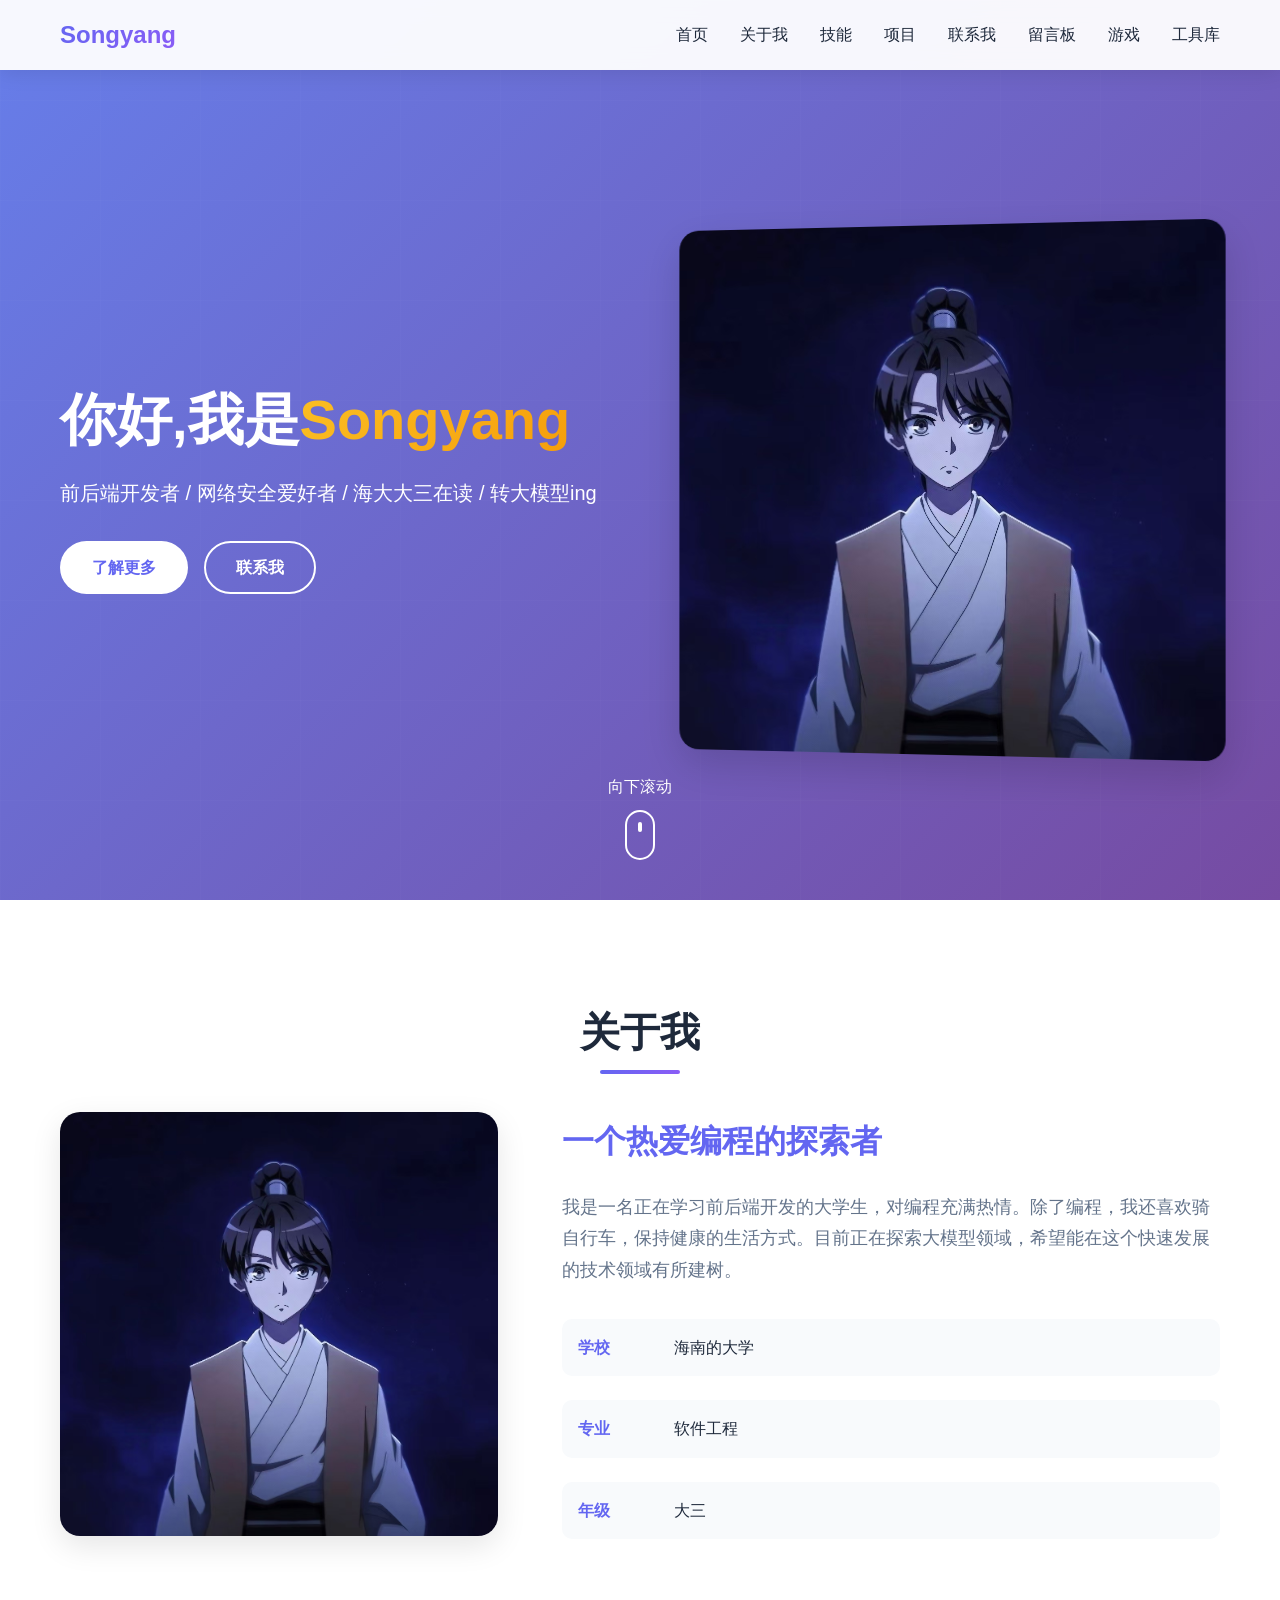
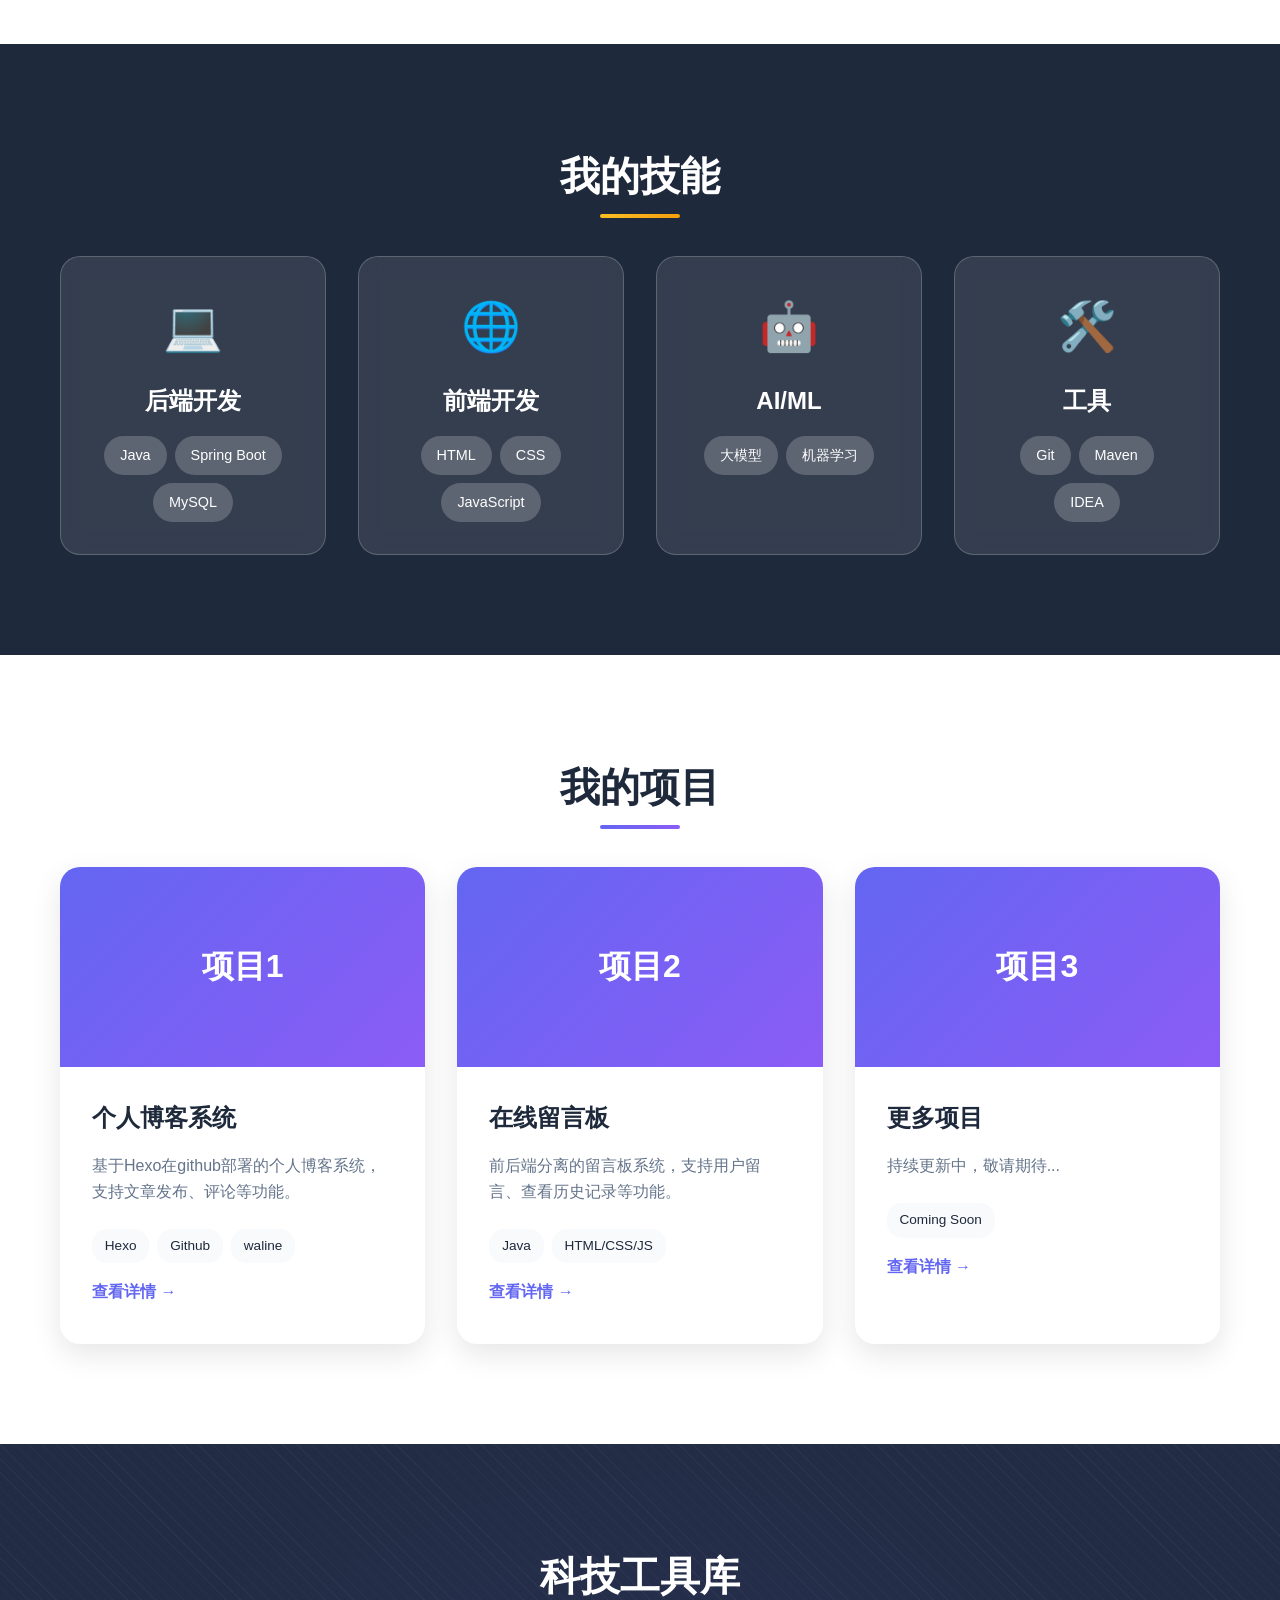
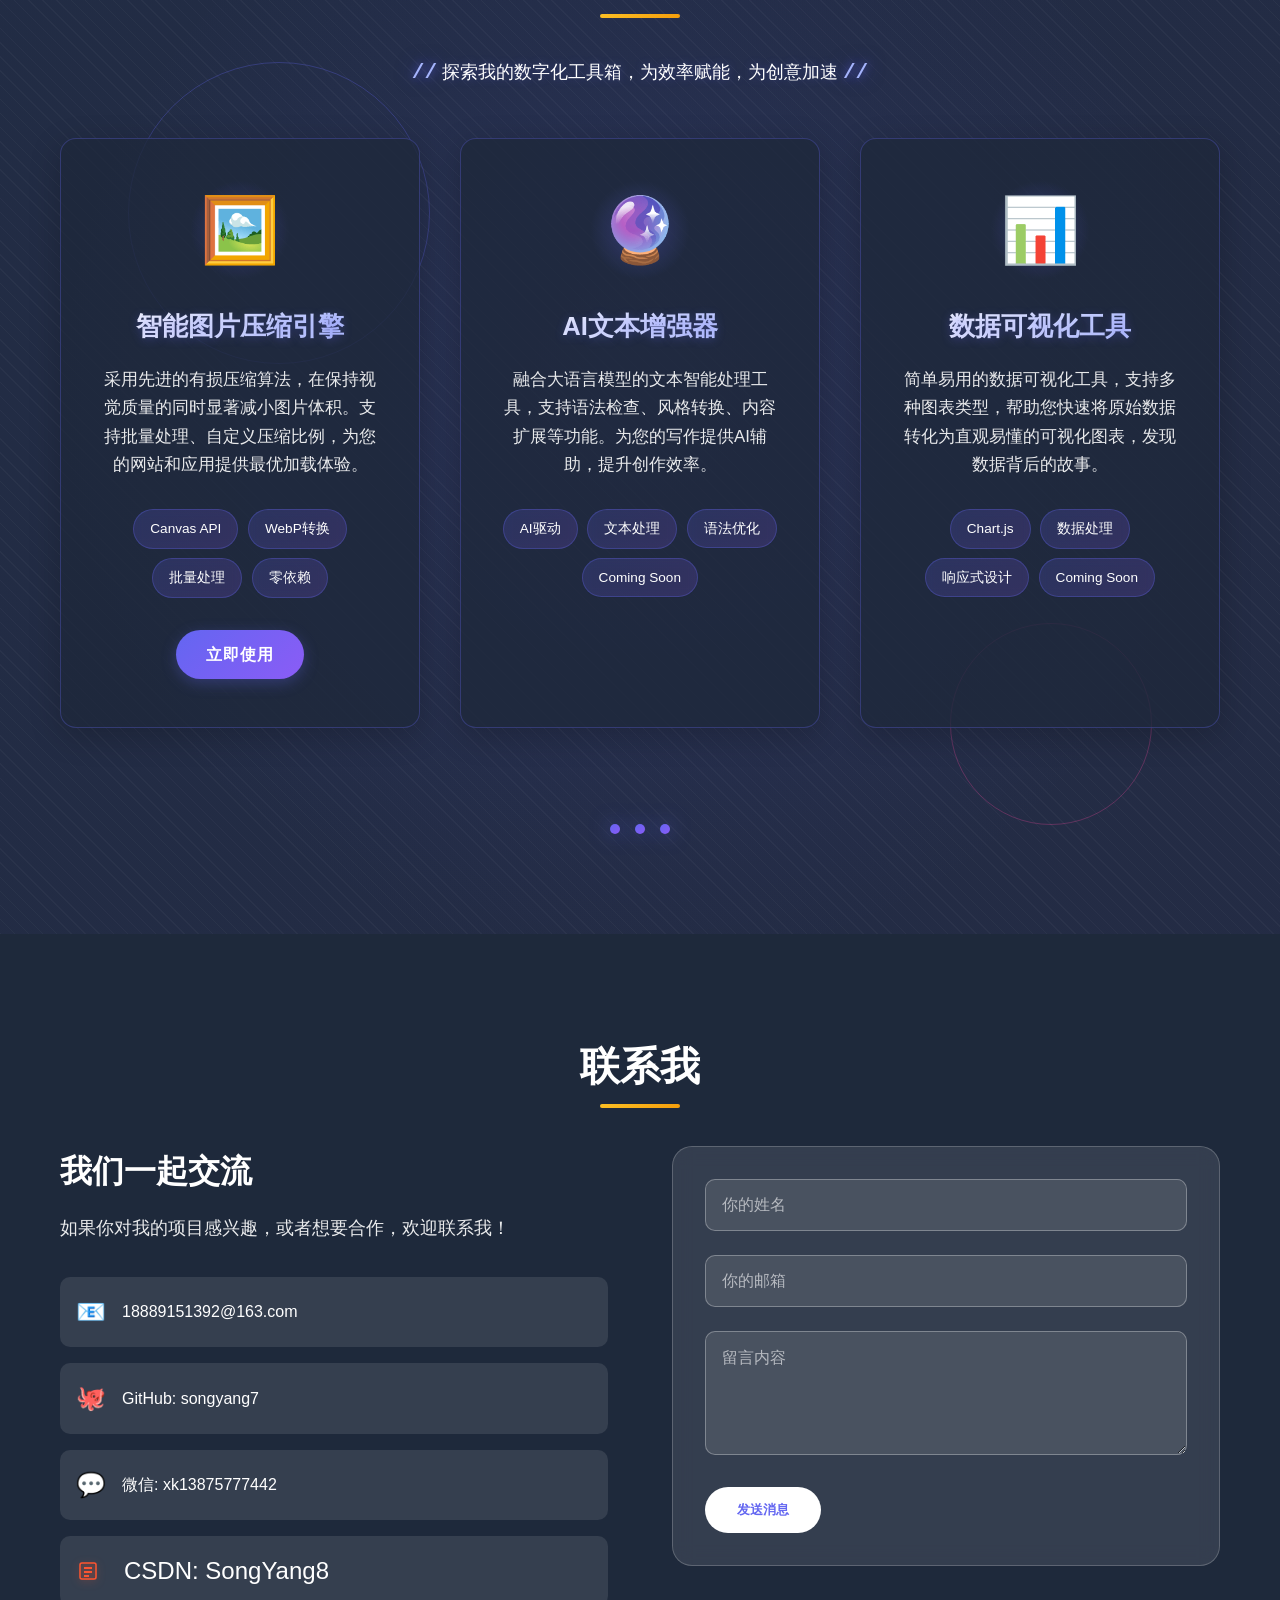
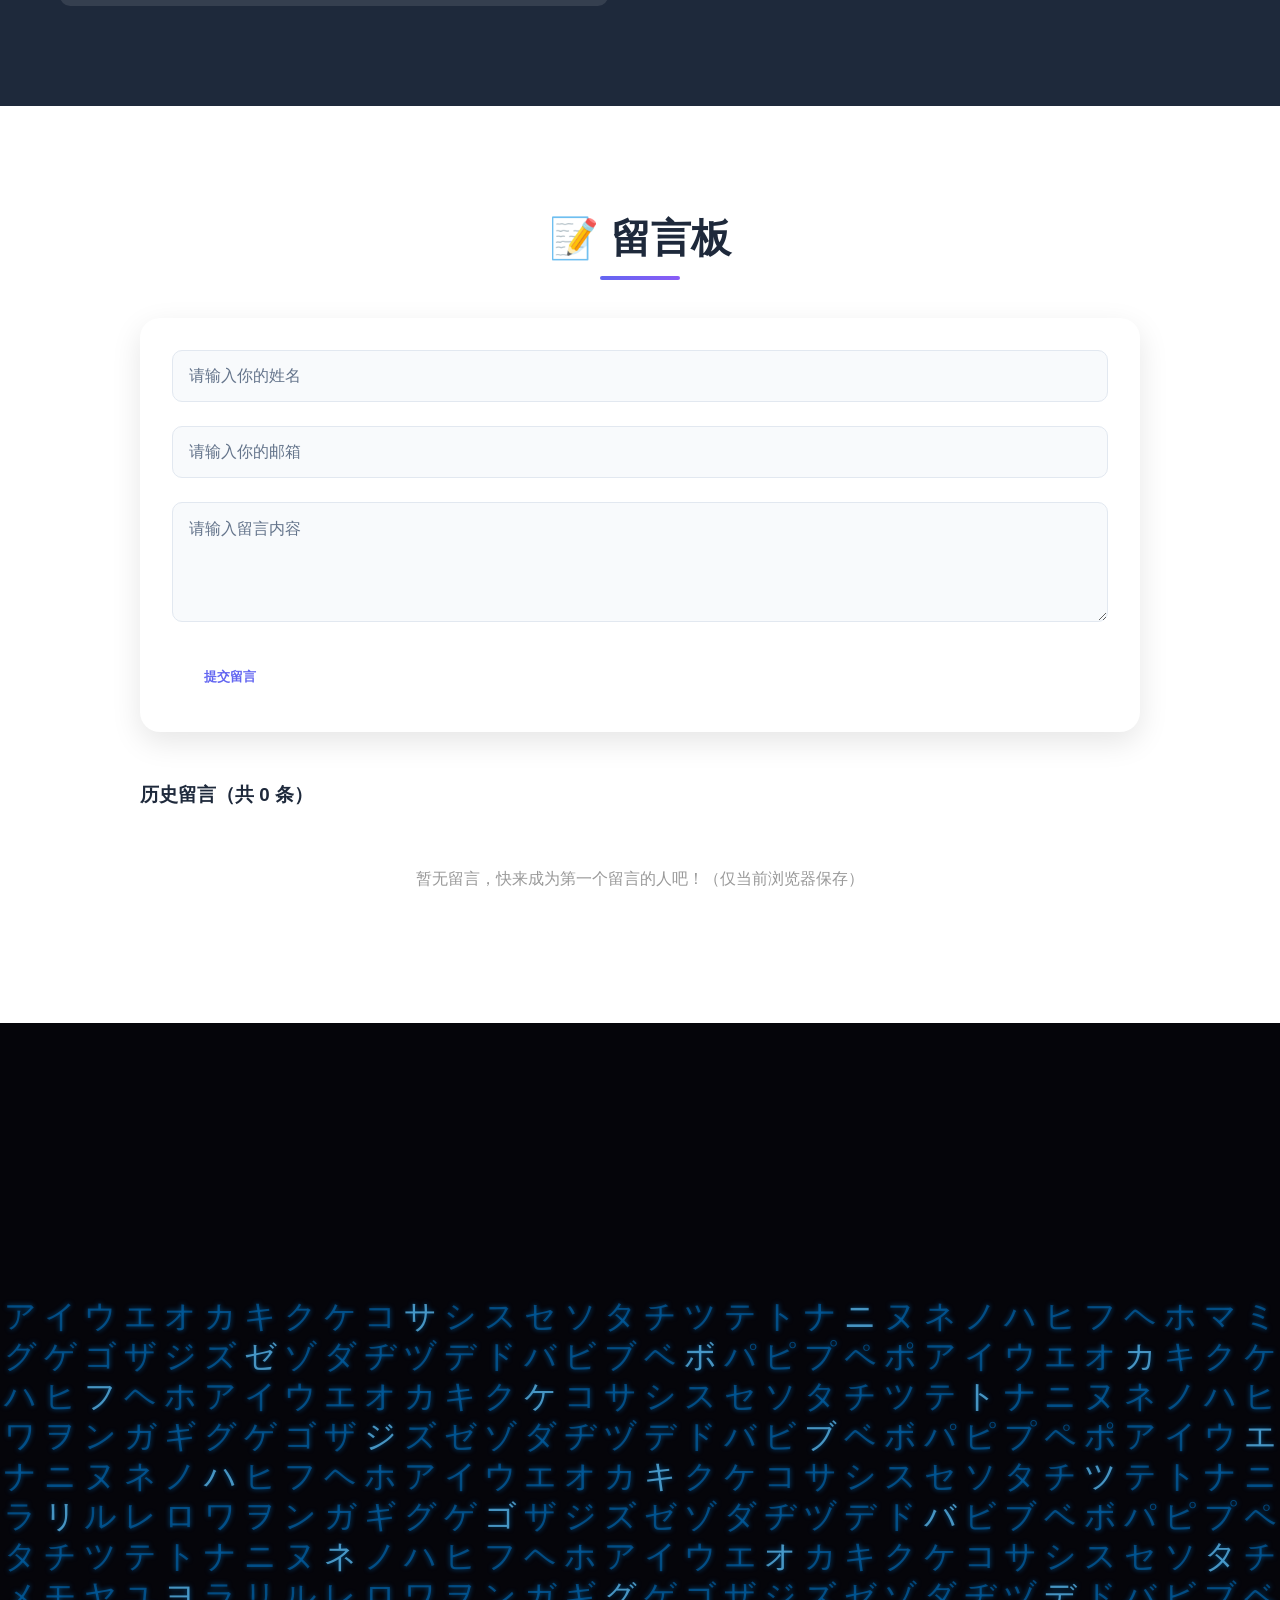
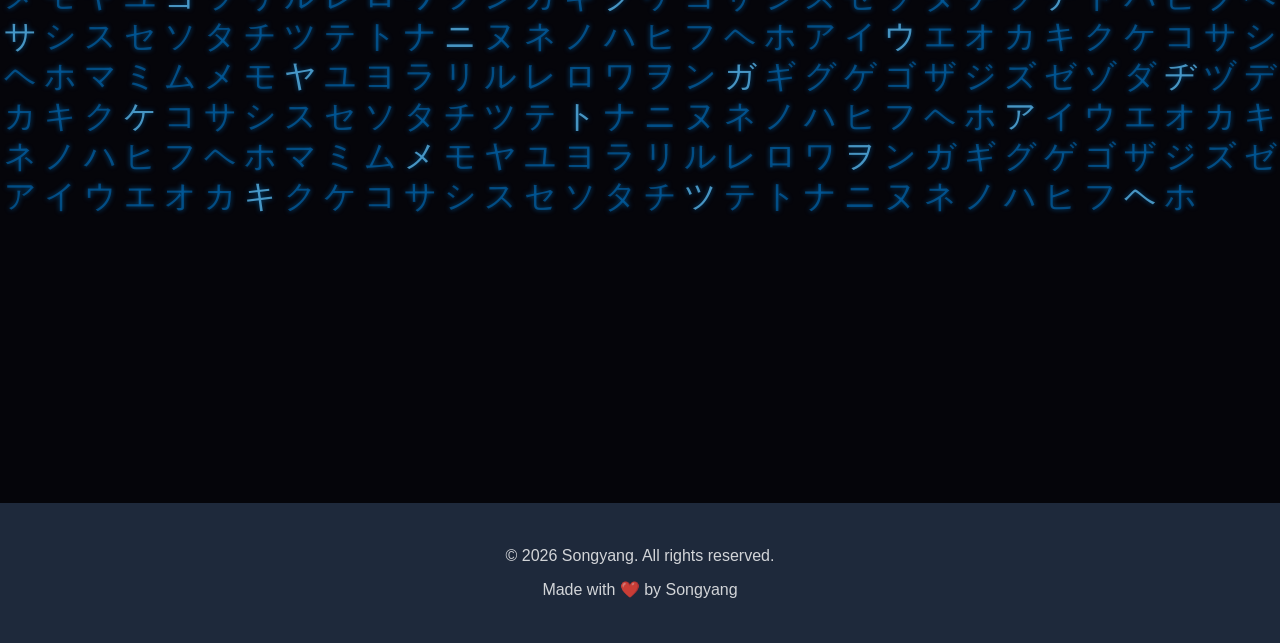
<file: index.html>
<!DOCTYPE html>
<html lang="zh-CN">
<head>
  <meta charset="UTF-8">
  <meta name="viewport" content="width=device-width, initial-scale=1.0">
  <title>Songyang's Home</title>
  <link rel="stylesheet" href="style.css">
</head>
<body>
  <!-- 转场动画容器 -->
<div class="transition-overlay" id="transitionOverlay">
  <div class="Songyang-logo">
    <!-- 图标用 Font Awesome（需引入图标库，若不想引入可替换为图片） -->
    <i class="fa fa-paw logo-icon"></i> <!-- 代码图标，可替换为熊图标：fa-solid fa-paw -->
    <span class="logo-text">Songyang</span>
    <span class="logo-text">NUAA</span>
  </div>
  
  <!-- 进度条组件 -->
  <div class="progress-container">
    <div class="progress-bar">
      <div class="progress-fill" id="progressFill"></div>
    </div>
    <div class="progress-text" id="progressText">0%</div>
  </div>
  
  <!-- 加载提示 -->
  <div class="loading-text">
    正在前往目的地<span>.</span><span>.</span><span>.</span>
  </div>
</div>

<!-- 引入 Font Awesome 图标库（用于 logo 图标，若用图片可省略） -->
<link rel="stylesheet" href="https://cdn.jsdelivr.net/npm/font-awesome@4.7.0/css/font-awesome.min.css">
  <!-- 1. 导航栏 -->
  <nav id="navbar">
    <div class="nav-container">
      <div class="logo">Songyang</div>
      <ul class="nav-menu">
        <li><a href="#home" class="nav-link">首页</a></li>
        <li><a href="#about" class="nav-link">关于我</a></li>
        <li><a href="#skills" class="nav-link">技能</a></li>
        <li><a href="#projects" class="nav-link">项目</a></li>
        <li><a href="#contact" class="nav-link">联系我</a></li> 
        <li><a href="#messages" class="nav-link">留言板</a></li>
        <li><a href="games.html" class="nav-link">游戏</a></li>
        <li><a href="#tools" class="nav-link">工具库</a></li>
      </ul>
      <div class="hamburger">
        <span></span>
        <span></span>
        <span></span>
      </div>
    </div>
  </nav>

  <!-- 2. 首页横幅 -->
  <section id="home" class="hero">
    <div class="hero-content">
      <div class="hero-text">
        <h1 class="typing-text">你好,我是<span class="highlight">Songyang</span></h1>
        <p class="subtitle">前后端开发者 / 网络安全爱好者 / 海大大三在读 / 转大模型ing</p>
        <div class="hero-buttons">
          <a href="#about" class="btn btn-primary">了解更多</a>
          <a href="#contact" class="btn btn-secondary">联系我</a>
        </div>
      </div>
      <div class="hero-image">
        <div class="image-wrapper">
          <img src="TX.jpg" alt="我的照片" width="30rpx" height="30rpx" />
        </div>
      </div>
    </div>
    <div class="scroll-indicator">
      <span>向下滚动</span>
      <div class="mouse"></div>
    </div>
  </section>

  <!-- 3. 关于我 -->
  <section id="about" class="section">
    <div class="container">
      <h2 class="section-title">关于我</h2>
      <div class="about-content">
        <div class="about-image">
          <img src="TX.jpg" alt="我的照片" />
        </div>
        <div class="about-text">
          <h3>一个热爱编程的探索者</h3>
          <p>我是一名正在学习前后端开发的大学生，对编程充满热情。除了编程，我还喜欢骑自行车，保持健康的生活方式。目前正在探索大模型领域，希望能在这个快速发展的技术领域有所建树。</p>
          <div class="about-info">
            <div class="info-item">
              <span class="info-label">学校</span>
              <span class="info-value">海南的大学</span>
            </div>
            <div class="info-item">
              <span class="info-label">专业</span>
              <span class="info-value">软件工程</span>
            </div>
            <div class="info-item">
              <span class="info-label">年级</span>
              <span class="info-value">大三</span>
            </div>
          </div>
        </div>
      </div>
    </div>
  </section>

  <!-- 4. 技能展示 -->
  <section id="skills" class="section section-dark">
    <div class="container">
      <h2 class="section-title">我的技能</h2>
      <div class="skills-grid">
        <div class="skill-card">
          <div class="skill-icon">💻</div>
          <h3>后端开发</h3>
          <div class="skill-tags">
            <span class="tag">Java</span>
            <span class="tag">Spring Boot</span>
            <span class="tag">MySQL</span>
          </div>
        </div>
        <div class="skill-card">
          <div class="skill-icon">🌐</div>
          <h3>前端开发</h3>
          <div class="skill-tags">
            <span class="tag">HTML</span>
            <span class="tag">CSS</span>
            <span class="tag">JavaScript</span>
          </div>
        </div>
        <div class="skill-card">
          <div class="skill-icon">🤖</div>
          <h3>AI/ML</h3>
          <div class="skill-tags">
            <span class="tag">大模型</span>
            <span class="tag">机器学习</span>
          </div>
        </div>
        <div class="skill-card">
          <div class="skill-icon">🛠️</div>
          <h3>工具</h3>
          <div class="skill-tags">
            <span class="tag">Git</span>
            <span class="tag">Maven</span>
            <span class="tag">IDEA</span>
          </div>
        </div>
      </div>
    </div>
  </section>

<!-- 5. 项目展示 -->
  <section id="projects" class="section">
    <div class="container">
      <h2 class="section-title">我的项目</h2>
      <div class="projects-grid">
        <div class="project-card">
          <div class="project-image">
            <div class="project-placeholder">项目1</div>
          </div>
          <div class="project-content">
            <h3>个人博客系统</h3>
            <p>基于Hexo在github部署的个人博客系统，支持文章发布、评论等功能。</p>
            <div class="project-tags">
              <span class="tag">Hexo</span>
              <span class="tag">Github</span>
              <span class="tag">waline</span>
            </div>
            <a href="https://songyang7.github.io/" class="project-link" target="_blank" rel="noopener noreferrer">查看详情 →</a>
          </div>
        </div>
        <div class="project-card">
          <div class="project-image">
            <div class="project-placeholder">项目2</div>
          </div>
          <div class="project-content">
            <h3>在线留言板</h3>
            <p>前后端分离的留言板系统，支持用户留言、查看历史记录等功能。</p>
            <div class="project-tags">
              <span class="tag">Java</span>
              <span class="tag">HTML/CSS/JS</span>
            </div>
            <a href="#" class="project-link">查看详情 →</a>
          </div>
        </div>
        <div class="project-card">
          <div class="project-image">
            <div class="project-placeholder">项目3</div>
          </div>
          <div class="project-content">
            <h3>更多项目</h3>
            <p>持续更新中，敬请期待...</p>
            <div class="project-tags">
              <span class="tag">Coming Soon</span>
            </div>
            <a href="#" class="project-link">查看详情 →</a>
          </div>
        </div>
      </div>
    </div>
  </section>

  <!-- 6. 工具库 -->
  <section id="tools" class="section section-dark">
    <div class="container">
      <h2 class="section-title">科技工具库</h2>
      <p class="section-description">
        <span class="text-glow">//</span> 探索我的数字化工具箱，为效率赋能，为创意加速 <span class="text-glow">//</span>
      </p>
      <div class="tools-grid">
        <!-- 图片压缩工具 -->
        <div class="tool-card">
          <!-- 科技感图标 -->
          <div class="tool-icon">🖼️</div>
          
          <!-- 工具名称 -->
          <h3>智能图片压缩引擎</h3>
          
          <!-- 工具描述 -->
          <p>采用先进的有损压缩算法，在保持视觉质量的同时显著减小图片体积。支持批量处理、自定义压缩比例，为您的网站和应用提供最优加载体验。</p>
          
          <!-- 技术标签 -->
          <div class="tool-tags">
            <span class="tag">Canvas API</span>
            <span class="tag">WebP转换</span>
            <span class="tag">批量处理</span>
            <span class="tag">零依赖</span>
          </div>
          
          <!-- 行动按钮 -->
          <a href="index-black.html" class="btn btn-primary" target="_blank">立即使用</a>
        </div>
        
        <!-- 开发中工具 -->
        <div class="tool-card">
          <!-- 科技感图标 -->
          <div class="tool-icon">🔮</div>
          
          <!-- 工具名称 -->
          <h3>AI文本增强器</h3>
          
          <!-- 工具描述 -->
          <p>融合大语言模型的文本智能处理工具，支持语法检查、风格转换、内容扩展等功能。为您的写作提供AI辅助，提升创作效率。</p>
          
          <!-- 技术标签 -->
          <div class="tool-tags">
            <span class="tag">AI驱动</span>
            <span class="tag">文本处理</span>
            <span class="tag">语法优化</span>
            <span class="tag">Coming Soon</span>
          </div>
        </div>
        
        <!-- 开发中工具 -->
        <div class="tool-card">
          <!-- 科技感图标 -->
          <div class="tool-icon">📊</div>
          
          <!-- 工具名称 -->
          <h3>数据可视化工具</h3>
          
          <!-- 工具描述 -->
          <p>简单易用的数据可视化工具，支持多种图表类型，帮助您快速将原始数据转化为直观易懂的可视化图表，发现数据背后的故事。</p>
          
          <!-- 技术标签 -->
          <div class="tool-tags">
            <span class="tag">Chart.js</span>
            <span class="tag">数据处理</span>
            <span class="tag">响应式设计</span>
            <span class="tag">Coming Soon</span>
          </div>
        </div>
      </div>
      
      <!-- 科技感分隔线 -->
      <div class="tech-divider">
        <div class="tech-dot"></div>
        <div class="tech-dot"></div>
        <div class="tech-dot"></div>
      </div>
    </div>
  </section>

  <!-- 7. 联系方式 -->
  <section id="contact" class="section section-dark">
    <div class="container">
      <h2 class="section-title">联系我</h2>
      <div class="contact-content">
        <div class="contact-info">
          <h3>我们一起交流</h3>
          <p>如果你对我的项目感兴趣，或者想要合作，欢迎联系我！</p>
          <div class="social-links">
            <a href="mailto:long-0506@qq.com" class="social-link" title="邮箱">
              <span>📧</span> 18889151392@163.com
            </a>
            <a href="#" class="social-link" title="GitHub">
              <span>🐙</span> GitHub: songyang7
            </a>
            <a href="#" class="social-link" title="微信">
              <span>💬</span> 微信: xk13875777442
            </a>
            <a href="https://blog.csdn.net/Songyang" target="_blank" class="social-link" title="CSDN">
              <svg class="social-icon csdn-icon" viewBox="0 0 24 24" fill="none" xmlns="http://www.w3.org/2000/svg">
                <rect x="3" y="3" width="18" height="18" rx="2" fill="currentColor" opacity="0.1"/>
                <path d="M8 8H16V10H8V8ZM8 12H16V14H8V12ZM8 16H13V18H8V16Z" fill="currentColor"/>
                <path d="M6 4H18C19.1 4 20 4.9 20 6V18C20 19.1 19.1 20 18 20H6C4.9 20 4 19.1 4 18V6C4 4.9 4.9 4 6 4Z" stroke="currentColor" stroke-width="1.5" stroke-linecap="round" stroke-linejoin="round"/>
              </svg>
              <span>CSDN: SongYang8 </span>
            </a>
          </div>
        </div>
        <form id="contactForm" class="contact-form">
          <div class="form-group">
            <input type="text" name="name" placeholder="你的姓名" required />
          </div>
          <div class="form-group">
            <input type="email" name="email" placeholder="你的邮箱" required />
          </div>
          <div class="form-group">
            <textarea name="message" rows="5" placeholder="留言内容" required></textarea>
          </div>
          <button type="submit" class="btn btn-primary">发送消息</button>
        </form>
      </div>
    </div>
  </section>

  <!-- 8. 留言板 -->
  <section id="messages" class="section">
    <div class="container">
      <h2 class="section-title">📝 留言板</h2>
      <div class="message-board">
        <div class="message-form-wrapper">
          <form id="githubMessageForm" class="message-form">
            <div class="form-group">
              <input type="text" name="name" placeholder="请输入你的姓名" required />
            </div>
            <div class="form-group">
              <input type="email" name="email" placeholder="请输入你的邮箱" required />
            </div>
            <div class="form-group">
              <textarea name="content" rows="4" placeholder="请输入留言内容" required></textarea>
            </div>
            <button type="submit" class="btn btn-primary">提交留言</button>
          </form>
        </div>
        <div class="message-list-wrapper">
          <h3>历史留言（共 <span id="githubMessageCount">0</span> 条）</h3>
          <div id="githubMessageList" class="message-list"></div>
        </div>
      </div>
    </div>
  </section>

  <!-- 日文字符矩阵背景 -->
<!-- From Uiverse.io by solowzrd --> 
<!-- From Uiverse.io by solowzrd --> 
<div class="jp-matrix">
  <span>ア</span><span>イ</span><span>ウ</span><span>エ</span><span>オ</span
  ><span>カ</span><span>キ</span><span>ク</span><span>ケ</span><span>コ</span
  ><span>サ</span><span>シ</span><span>ス</span><span>セ</span><span>ソ</span
  ><span>タ</span><span>チ</span><span>ツ</span><span>テ</span><span>ト</span
  ><span>ナ</span><span>ニ</span><span>ヌ</span><span>ネ</span><span>ノ</span
  ><span>ハ</span><span>ヒ</span><span>フ</span><span>ヘ</span><span>ホ</span
  ><span>マ</span><span>ミ</span><span>ム</span><span>メ</span><span>モ</span
  ><span>ヤ</span><span>ユ</span><span>ヨ</span><span>ラ</span><span>リ</span
  ><span>ル</span><span>レ</span><span>ロ</span><span>ワ</span><span>ヲ</span
  ><span>ン</span><span>ガ</span><span>ギ</span><span>グ</span><span>ゲ</span
  ><span>ゴ</span><span>ザ</span><span>ジ</span><span>ズ</span><span>ゼ</span
  ><span>ゾ</span><span>ダ</span><span>ヂ</span><span>ヅ</span><span>デ</span
  ><span>ド</span><span>バ</span><span>ビ</span><span>ブ</span><span>ベ</span
  ><span>ボ</span><span>パ</span><span>ピ</span><span>プ</span><span>ペ</span
  ><span>ポ</span><span>ア</span><span>イ</span><span>ウ</span><span>エ</span
  ><span>オ</span><span>カ</span><span>キ</span><span>ク</span><span>ケ</span
  ><span>コ</span><span>サ</span><span>シ</span><span>ス</span><span>セ</span
  ><span>ソ</span><span>タ</span><span>チ</span><span>ツ</span><span>テ</span
  ><span>ト</span><span>ナ</span><span>ニ</span><span>ヌ</span><span>ネ</span
  ><span>ノ</span><span>ハ</span><span>ヒ</span><span>フ</span><span>ヘ</span
  ><span>ホ</span> <span>ア</span><span>イ</span><span>ウ</span><span>エ</span
  ><span>オ</span><span>カ</span><span>キ</span><span>ク</span><span>ケ</span
  ><span>コ</span><span>サ</span><span>シ</span><span>ス</span><span>セ</span
  ><span>ソ</span><span>タ</span><span>チ</span><span>ツ</span><span>テ</span
  ><span>ト</span><span>ナ</span><span>ニ</span><span>ヌ</span><span>ネ</span
  ><span>ノ</span><span>ハ</span><span>ヒ</span><span>フ</span><span>ヘ</span
  ><span>ホ</span><span>マ</span><span>ミ</span><span>ム</span><span>メ</span
  ><span>モ</span><span>ヤ</span><span>ユ</span><span>ヨ</span><span>ラ</span
  ><span>リ</span><span>ル</span><span>レ</span><span>ロ</span><span>ワ</span
  ><span>ヲ</span><span>ン</span><span>ガ</span><span>ギ</span><span>グ</span
  ><span>ゲ</span><span>ゴ</span><span>ザ</span><span>ジ</span><span>ズ</span
  ><span>ゼ</span><span>ゾ</span><span>ダ</span><span>ヂ</span><span>ヅ</span
  ><span>デ</span><span>ド</span><span>バ</span><span>ビ</span><span>ブ</span
  ><span>ベ</span><span>ボ</span><span>パ</span><span>ピ</span><span>プ</span
  ><span>ペ</span><span>ポ</span><span>ア</span><span>イ</span><span>ウ</span
  ><span>エ</span><span>オ</span><span>カ</span><span>キ</span><span>ク</span
  ><span>ケ</span><span>コ</span><span>サ</span><span>シ</span><span>ス</span
  ><span>セ</span><span>ソ</span><span>タ</span><span>チ</span><span>ツ</span
  ><span>テ</span><span>ト</span><span>ナ</span><span>ニ</span><span>ヌ</span
  ><span>ネ</span><span>ノ</span><span>ハ</span><span>ヒ</span><span>フ</span
  ><span>ヘ</span><span>ホ</span> <span>ア</span><span>イ</span><span>ウ</span
  ><span>エ</span><span>オ</span><span>カ</span><span>キ</span><span>ク</span
  ><span>ケ</span><span>コ</span><span>サ</span><span>シ</span><span>ス</span
  ><span>セ</span><span>ソ</span><span>タ</span><span>チ</span><span>ツ</span
  ><span>テ</span><span>ト</span><span>ナ</span><span>ニ</span><span>ヌ</span
  ><span>ネ</span><span>ノ</span><span>ハ</span><span>ヒ</span><span>フ</span
  ><span>ヘ</span><span>ホ</span><span>マ</span><span>ミ</span><span>ム</span
  ><span>メ</span><span>モ</span><span>ヤ</span><span>ユ</span><span>ヨ</span
  ><span>ラ</span><span>リ</span><span>ル</span><span>レ</span><span>ロ</span
  ><span>ワ</span><span>ヲ</span><span>ン</span><span>ガ</span><span>ギ</span
  ><span>グ</span><span>ゲ</span><span>ゴ</span><span>ザ</span><span>ジ</span
  ><span>ズ</span><span>ゼ</span><span>ゾ</span><span>ダ</span><span>ヂ</span
  ><span>ヅ</span><span>デ</span><span>ド</span><span>バ</span><span>ビ</span
  ><span>ブ</span><span>ベ</span><span>ボ</span><span>パ</span><span>ピ</span
  ><span>プ</span><span>ペ</span><span>ポ</span><span>ア</span><span>イ</span
  ><span>ウ</span><span>エ</span><span>オ</span><span>カ</span><span>キ</span
  ><span>ク</span><span>ケ</span><span>コ</span><span>サ</span><span>シ</span
  ><span>ス</span><span>セ</span><span>ソ</span><span>タ</span><span>チ</span
  ><span>ツ</span><span>テ</span><span>ト</span><span>ナ</span><span>ニ</span
  ><span>ヌ</span><span>ネ</span><span>ノ</span><span>ハ</span><span>ヒ</span
  ><span>フ</span><span>ヘ</span><span>ホ</span> <span>ア</span><span>イ</span
  ><span>ウ</span><span>エ</span><span>オ</span><span>カ</span><span>キ</span
  ><span>ク</span><span>ケ</span><span>コ</span><span>サ</span><span>シ</span
  ><span>ス</span><span>セ</span><span>ソ</span><span>タ</span><span>チ</span
  ><span>ツ</span><span>テ</span><span>ト</span><span>ナ</span><span>ニ</span
  ><span>ヌ</span><span>ネ</span><span>ノ</span><span>ハ</span><span>ヒ</span
  ><span>フ</span><span>ヘ</span><span>ホ</span><span>マ</span><span>ミ</span
  ><span>ム</span><span>メ</span><span>モ</span><span>ヤ</span><span>ユ</span
  ><span>ヨ</span><span>ラ</span><span>リ</span><span>ル</span><span>レ</span
  ><span>ロ</span><span>ワ</span><span>ヲ</span><span>ン</span><span>ガ</span
  ><span>ギ</span><span>グ</span><span>ゲ</span><span>ゴ</span><span>ザ</span
  ><span>ジ</span><span>ズ</span><span>ゼ</span><span>ゾ</span><span>ダ</span
  ><span>ヂ</span><span>ヅ</span><span>デ</span><span>ド</span><span>バ</span
  ><span>ビ</span><span>ブ</span><span>ベ</span><span>ボ</span><span>パ</span
  ><span>ピ</span><span>プ</span><span>ペ</span><span>ポ</span><span>ア</span
  ><span>イ</span><span>ウ</span><span>エ</span><span>オ</span><span>カ</span
  ><span>キ</span><span>ク</span><span>ケ</span><span>コ</span><span>サ</span
  ><span>シ</span><span>ス</span><span>セ</span><span>ソ</span><span>タ</span
  ><span>チ</span><span>ツ</span><span>テ</span><span>ト</span><span>ナ</span
  ><span>ニ</span><span>ヌ</span><span>ネ</span><span>ノ</span><span>ハ</span
  ><span>ヒ</span><span>フ</span><span>ヘ</span><span>ホ</span> <span>ア</span
  ><span>イ</span><span>ウ</span><span>エ</span><span>オ</span><span>カ</span
  ><span>キ</span><span>ク</span><span>ケ</span><span>コ</span><span>サ</span
  ><span>シ</span><span>ス</span><span>セ</span><span>ソ</span><span>タ</span
  ><span>チ</span><span>ツ</span><span>テ</span><span>ト</span><span>ナ</span
  ><span>ニ</span><span>ヌ</span><span>ネ</span><span>ノ</span><span>ハ</span
  ><span>ヒ</span><span>フ</span><span>ヘ</span><span>ホ</span><span>マ</span
  ><span>ミ</span><span>ム</span><span>メ</span><span>モ</span><span>ヤ</span
  ><span>ユ</span><span>ヨ</span><span>ラ</span><span>リ</span><span>ル</span
  ><span>レ</span><span>ロ</span><span>ワ</span><span>ヲ</span><span>ン</span
  ><span>ガ</span><span>ギ</span><span>グ</span><span>ゲ</span><span>ゴ</span
  ><span>ザ</span><span>ジ</span><span>ズ</span><span>ゼ</span><span>ゾ</span
  ><span>ダ</span><span>ヂ</span><span>ヅ</span><span>デ</span><span>ド</span
  ><span>バ</span><span>ビ</span><span>ブ</span><span>ベ</span><span>ボ</span
  ><span>パ</span><span>ピ</span><span>プ</span><span>ペ</span><span>ポ</span
  ><span>ア</span><span>イ</span><span>ウ</span><span>エ</span><span>オ</span
  ><span>カ</span><span>キ</span><span>ク</span><span>ケ</span><span>コ</span
  ><span>サ</span><span>シ</span><span>ス</span><span>セ</span><span>ソ</span
  ><span>タ</span><span>チ</span><span>ツ</span><span>テ</span><span>ト</span
  ><span>ナ</span><span>ニ</span><span>ヌ</span><span>ネ</span><span>ノ</span
  ><span>ハ</span><span>ヒ</span><span>フ</span><span>ヘ</span><span>ホ</span>
  <span>ア</span><span>イ</span><span>ウ</span><span>エ</span><span>オ</span
  ><span>カ</span><span>キ</span><span>ク</span><span>ケ</span><span>コ</span
  ><span>サ</span><span>シ</span><span>ス</span><span>セ</span><span>ソ</span
  ><span>タ</span><span>チ</span><span>ツ</span><span>テ</span><span>ト</span
  ><span>ナ</span><span>ニ</span><span>ヌ</span><span>ネ</span><span>ノ</span
  ><span>ハ</span><span>ヒ</span><span>フ</span><span>ヘ</span><span>ホ</span
  ><span>マ</span><span>ミ</span><span>ム</span><span>メ</span><span>モ</span
  ><span>ヤ</span><span>ユ</span><span>ヨ</span><span>ラ</span><span>リ</span
  ><span>ル</span><span>レ</span><span>ロ</span><span>ワ</span><span>ヲ</span
  ><span>ン</span><span>ガ</span><span>ギ</span><span>グ</span><span>ゲ</span
  ><span>ゴ</span><span>ザ</span><span>ジ</span><span>ズ</span><span>ゼ</span
  ><span>ゾ</span><span>ダ</span><span>ヂ</span><span>ヅ</span><span>デ</span
  ><span>ド</span><span>バ</span><span>ビ</span><span>ブ</span><span>ベ</span
  ><span>ボ</span><span>パ</span><span>ピ</span><span>プ</span><span>ペ</span
  ><span>ポ</span><span>ア</span><span>イ</span><span>ウ</span><span>エ</span
  ><span>オ</span><span>カ</span><span>キ</span><span>ク</span><span>ケ</span
  ><span>コ</span><span>サ</span><span>シ</span><span>ス</span><span>セ</span
  ><span>ソ</span><span>タ</span><span>チ</span><span>ツ</span><span>テ</span
  ><span>ト</span><span>ナ</span><span>ニ</span><span>ヌ</span><span>ネ</span
  ><span>ノ</span><span>ハ</span><span>ヒ</span><span>フ</span><span>ヘ</span
  ><span>ホ</span>
</div>


  <!-- 9. 页脚 -->
  <footer class="footer">
    <div class="container">
      <p>&copy; 2026 Songyang. All rights reserved.</p>
      <p>Made with ❤️ by Songyang</p>
    </div>
  </footer>

  <!-- 返回顶部按钮 -->
  <button id="backToTop" class="back-to-top" aria-label="返回顶部">
    ↑
  </button>
  <!-- 转场动画 + 跳转逻辑（无需修改） -->
  <script>
    document.addEventListener('DOMContentLoaded', function() {
      const transitionOverlay = document.getElementById('transitionOverlay');
      const projectLinks = document.querySelectorAll('.project-link');
      const gameLink = document.querySelector('.nav-link[href="games.html"]');
      const progressFill = document.getElementById('progressFill');
      const progressText = document.getElementById('progressText');

      // 合并所有需要转场的链接
      const transitionLinks = [...projectLinks];
      if (gameLink) {
        transitionLinks.push(gameLink);
      }

      if (transitionOverlay && transitionLinks.length > 0) {
        console.log('转场动画已初始化');
        
        transitionLinks.forEach(link => {
          link.addEventListener('click', function(e) {
            e.preventDefault();
            const targetUrl = this.getAttribute('href');
            console.log('点击了链接，目标URL:', targetUrl);
            
            // 显示转场动画
            transitionOverlay.classList.add('active');
            console.log('已添加active类');
            
            // 重置进度条
            progressFill.style.width = '0%';
            progressText.textContent = '0%';
            
            // 启动进度条动画（2秒）
            const startTime = Date.now();
            const duration = 2000; // 2秒加载时间
            
            function updateProgress() {
              const elapsed = Date.now() - startTime;
              const progress = Math.min((elapsed / duration) * 100, 100);
              
              // 更自然的进度曲线
              const easeProgress = 1 - Math.pow(1 - progress / 100, 2);
              const finalProgress = Math.round(easeProgress * 100);
              
              progressFill.style.width = finalProgress + '%';
              progressText.textContent = finalProgress + '%';
              
              if (elapsed < duration) {
                requestAnimationFrame(updateProgress);
              }
            }
            
            requestAnimationFrame(updateProgress);
            
            // 2秒后跳转
            setTimeout(() => {
              console.log('准备跳转');
              // 游戏链接在当前窗口打开，项目链接在新窗口打开
              if (targetUrl === 'games.html') {
                window.location.href = targetUrl;
              } else {
                window.open(targetUrl, '_blank');
              }
              // 跳转后隐藏动画（可选）
              setTimeout(() => {
                transitionOverlay.classList.remove('active');
              }, 500);
            }, duration);
          });
        });
      }
    });
  </script>
  <script src="script.js"></script>
</body>
</html>
</file>
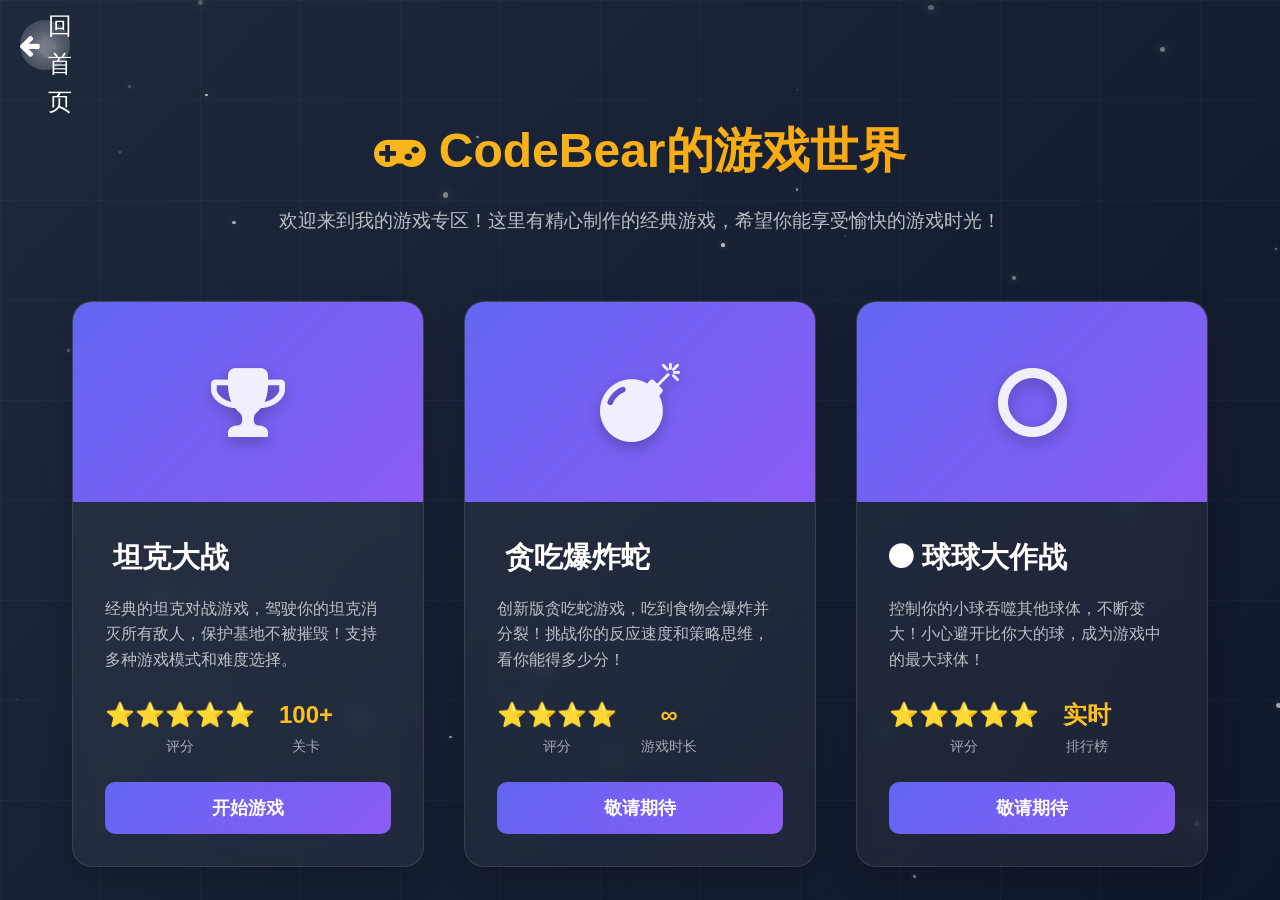
<file: games.html>
<!DOCTYPE html>
<html lang="zh-CN">
<head>
  <meta charset="UTF-8">
  <meta name="viewport" content="width=device-width, initial-scale=1.0">
  <title>CodeBear的游戏世界</title>
  <link rel="stylesheet" href="style.css">
  <link rel="stylesheet" href="https://cdn.jsdelivr.net/npm/font-awesome@4.7.0/css/font-awesome.min.css">
  <style>
    /* 转场动画样式已在style.css中定义，此处添加返回按钮样式 */
    .back-button {
      position: fixed;
      top: 20px;
      left: 20px;
      background: rgba(255, 255, 255, 0.1);
      border: 1px solid rgba(255, 255, 255, 0.2);
      color: white;
      padding: 10px 20px;
      border-radius: 30px;
      text-decoration: none;
      display: flex;
      align-items: center;
      gap: 8px;
      font-weight: 500;
      backdrop-filter: blur(10px);
      transition: all 0.3s ease;
      z-index: 100;
    }
    
    .back-button:hover {
      background: rgba(255, 255, 255, 0.2);
      transform: translateX(-5px);
      box-shadow: 0 5px 15px rgba(0, 0, 0, 0.2);
    }
    
    /* 游戏页面加载动画 */
    @keyframes fadeIn {
      from { opacity: 0; transform: translateY(20px); }
      to { opacity: 1; transform: translateY(0); }
    }
    
    .game-card {
      animation: fadeIn 0.8s ease-out;
    }
  </style>
  <style>
    /* 游戏页面特定样式 */
    .games-hero {
      min-height: 100vh;
      display: flex;
      align-items: center;
      justify-content: center;
      background: linear-gradient(135deg, #1e293b 0%, #0f172a 100%);
      position: relative;
      overflow: hidden;
      padding-top: 80px;
    }

    .games-hero::before {
      content: '';
      position: absolute;
      top: 0;
      left: 0;
      right: 0;
      bottom: 0;
      background: url('data:image/svg+xml,<svg width="100" height="100" xmlns="http://www.w3.org/2000/svg"><defs><pattern id="grid" width="100" height="100" patternUnits="userSpaceOnUse"><path d="M 100 0 L 0 0 0 100" fill="none" stroke="rgba(255,255,255,0.05)" stroke-width="1"/></pattern></defs><rect width="100%" height="100%" fill="url(%23grid)"/></svg>');
    }

    .games-container {
      width: 100%;
      max-width: 1200px;
      margin: 0 auto;
      padding: 2rem;
      position: relative;
      z-index: 1;
    }

    .games-title {
      text-align: center;
      margin-bottom: 4rem;
      animation: fadeInUp 1s ease;
    }

    .games-title h1 {
      font-size: 3rem;
      color: var(--white);
      margin-bottom: 1rem;
      background: linear-gradient(135deg, #fbbf24, #f59e0b);
      -webkit-background-clip: text;
      -webkit-text-fill-color: transparent;
      background-clip: text;
    }

    .games-title p {
      font-size: 1.2rem;
      color: rgba(255, 255, 255, 0.7);
      max-width: 800px;
      margin: 0 auto;
    }

    .games-grid {
      display: grid;
      grid-template-columns: repeat(auto-fit, minmax(350px, 1fr));
      gap: 2.5rem;
    }

    .game-card {
      background: rgba(255, 255, 255, 0.05);
      backdrop-filter: blur(10px);
      border-radius: 20px;
      overflow: hidden;
      transition: all 0.3s ease;
      border: 1px solid rgba(255, 255, 255, 0.1);
      box-shadow: 0 10px 30px rgba(0, 0, 0, 0.2);
      animation: fadeInUp 1s ease;
    }

    .game-card:nth-child(2) {
      animation-delay: 0.2s;
    }

    .game-card:nth-child(3) {
      animation-delay: 0.4s;
    }

    .game-card:hover {
      transform: translateY(-10px);
      box-shadow: 0 20px 40px rgba(0, 0, 0, 0.3);
      border-color: rgba(255, 255, 255, 0.2);
    }

    .game-image {
      height: 200px;
      position: relative;
      overflow: hidden;
      background: linear-gradient(135deg, var(--primary-color), var(--secondary-color));
      display: flex;
      align-items: center;
      justify-content: center;
    }

    .game-image i {
      font-size: 5rem;
      color: var(--white);
      opacity: 0.9;
      text-shadow: 0 5px 15px rgba(0, 0, 0, 0.3);
    }

    .game-content {
      padding: 2rem;
    }

    .game-content h3 {
      font-size: 1.8rem;
      color: var(--white);
      margin-bottom: 1rem;
      display: flex;
      align-items: center;
      gap: 0.5rem;
    }

    .game-content p {
      color: rgba(255, 255, 255, 0.7);
      margin-bottom: 1.5rem;
      line-height: 1.6;
    }

    .game-stats {
      display: flex;
      gap: 1.5rem;
      margin-bottom: 1.5rem;
    }

    .stat-item {
      display: flex;
      flex-direction: column;
      align-items: center;
    }

    .stat-value {
      font-size: 1.5rem;
      font-weight: bold;
      color: #fbbf24;
    }

    .stat-label {
      font-size: 0.9rem;
      color: rgba(255, 255, 255, 0.6);
    }

    .game-button {
      display: block;
      width: 100%;
      padding: 12px 0;
      background: linear-gradient(135deg, var(--primary-color), var(--secondary-color));
      color: var(--white);
      border: none;
      border-radius: 10px;
      font-size: 1.1rem;
      font-weight: 600;
      cursor: pointer;
      transition: all 0.3s ease;
      text-align: center;
      text-decoration: none;
      position: relative;
      overflow: hidden;
    }

    .game-button::before {
      content: '';
      position: absolute;
      top: 0;
      left: -100%;
      width: 100%;
      height: 100%;
      background: linear-gradient(90deg, transparent, rgba(255, 255, 255, 0.2), transparent);
      transition: all 0.6s ease;
    }

    .game-button:hover {
      transform: translateY(-2px);
      box-shadow: 0 10px 25px rgba(99, 102, 241, 0.4);
    }

    .game-button:hover::before {
      left: 100%;
    }

    .back-button {
      position: fixed;
      top: 20px;
      left: 20px;
      width: 50px;
      height: 50px;
      background: rgba(255, 255, 255, 0.1);
      color: var(--white);
      border: none;
      border-radius: 50%;
      font-size: 1.5rem;
      cursor: pointer;
      display: flex;
      align-items: center;
      justify-content: center;
      transition: all 0.3s ease;
      z-index: 1000;
      backdrop-filter: blur(10px);
    }

    .back-button:hover {
      background: rgba(255, 255, 255, 0.2);
      transform: translateX(-5px);
    }

    /* 粒子背景效果 */
    .particles {
      position: absolute;
      top: 0;
      left: 0;
      width: 100%;
      height: 100%;
      z-index: 0;
    }

    /* 响应式设计 */
    @media (max-width: 768px) {
      .games-grid {
        grid-template-columns: 1fr;
      }

      .games-title h1 {
        font-size: 2.5rem;
      }

      .game-card {
        max-width: 500px;
        margin: 0 auto;
      }
    }
  </style>
</head>
<body>
  <!-- 转场动画容器 -->
  <div class="transition-overlay" id="transitionOverlay">
    <div class="codebear-logo">
      <i class="fa fa-paw logo-icon"></i>
      <span class="logo-text">CodeBear</span>
      <span class="logo-text">NUAA</span>
    </div>
    
    <!-- 进度条组件 -->
    <div class="progress-container">
      <div class="progress-bar">
        <div class="progress-fill" id="progressFill"></div>
      </div>
      <div class="progress-text" id="progressText">0%</div>
    </div>
    
    <!-- 加载提示 -->
    <div class="loading-text">
      正在前往目的地<span>.</span><span>.</span><span>.</span>
    </div>
  </div>
  <!-- 返回按钮 -->
  <a href="index.html" class="back-button" aria-label="返回首页">
    <i class="fa fa-arrow-left"></i>
  </a>

  <!-- 游戏页面英雄区 -->
  <a href="index.html" class="back-button" id="backButton">
    <i class="fa fa-arrow-left"></i>
    返回首页
  </a>
  
  <section class="games-hero">
    <div class="particles"></div>
    <div class="games-container">
      <div class="games-title">
        <h1><i class="fa fa-gamepad"></i> CodeBear的游戏世界</h1>
        <p>欢迎来到我的游戏专区！这里有精心制作的经典游戏，希望你能享受愉快的游戏时光！</p>
      </div>

      <div class="games-grid">
        <!-- 坦克大战 -->
        <div class="game-card">
          <div class="game-image">
            <i class="fa fa-trophy"></i>
          </div>
          <div class="game-content">
            <h3><i class="fa fa-tank"></i> 坦克大战</h3>
            <p>经典的坦克对战游戏，驾驶你的坦克消灭所有敌人，保护基地不被摧毁！支持多种游戏模式和难度选择。</p>
            <div class="game-stats">
              <div class="stat-item">
                <span class="stat-value">⭐⭐⭐⭐⭐</span>
                <span class="stat-label">评分</span>
              </div>
              <div class="stat-item">
                <span class="stat-value">100+</span>
                <span class="stat-label">关卡</span>
              </div>
            </div>
            <a href="tank-game.html" class="game-button">开始游戏</a>
          </div>
        </div>

        <!-- 贪吃爆炸蛇 -->
        <div class="game-card">
          <div class="game-image">
            <i class="fa fa-bomb"></i>
          </div>
          <div class="game-content">
            <h3><i class="fa fa-snake"></i> 贪吃爆炸蛇</h3>
            <p>创新版贪吃蛇游戏，吃到食物会爆炸并分裂！挑战你的反应速度和策略思维，看你能得多少分！</p>
            <div class="game-stats">
              <div class="stat-item">
                <span class="stat-value">⭐⭐⭐⭐</span>
                <span class="stat-label">评分</span>
              </div>
              <div class="stat-item">
                <span class="stat-value">∞</span>
                <span class="stat-label">游戏时长</span>
              </div>
            </div>
            <a href="#" class="game-button" onclick="alert('该游戏页面尚未添加'); return false;">敬请期待</a>
          </div>
        </div>

        <!-- 球球大作战 -->
        <div class="game-card">
          <div class="game-image">
            <i class="fa fa-circle-o"></i>
          </div>
          <div class="game-content">
            <h3><i class="fa fa-circle"></i> 球球大作战</h3>
            <p>控制你的小球吞噬其他球体，不断变大！小心避开比你大的球，成为游戏中的最大球体！</p>
            <div class="game-stats">
              <div class="stat-item">
                <span class="stat-value">⭐⭐⭐⭐⭐</span>
                <span class="stat-label">评分</span>
              </div>
              <div class="stat-item">
                <span class="stat-value">实时</span>
                <span class="stat-label">排行榜</span>
              </div>
            </div>
            <a href="#" class="game-button" onclick="alert('该游戏页面尚未添加'); return false;">敬请期待</a>
          </div>
        </div>
      </div>
    </div>
  </section>

  <!-- 转场动画脚本 -->
  <script>
    // 页面加载完成后隐藏转场动画
    window.addEventListener('load', function() {
      setTimeout(() => {
        const transitionOverlay = document.getElementById('transitionOverlay');
        if (transitionOverlay) {
          transitionOverlay.classList.remove('active');
        }
      }, 500);
    });
    
    // 返回按钮转场动画
    document.addEventListener('DOMContentLoaded', function() {
      const transitionOverlay = document.getElementById('transitionOverlay');
      const backButton = document.getElementById('backButton');
      const gameLinks = document.querySelectorAll('.game-button');
      const progressFill = document.getElementById('progressFill');
      const progressText = document.getElementById('progressText');

      // 合并所有需要转场的链接
      const transitionLinks = [];
      if (backButton) transitionLinks.push(backButton);
      gameLinks.forEach(link => transitionLinks.push(link));

      if (transitionOverlay && transitionLinks.length > 0) {
        transitionLinks.forEach(link => {
          link.addEventListener('click', function(e) {
            e.preventDefault();
            const targetUrl = this.getAttribute('href');
            
            // 显示转场动画
            transitionOverlay.classList.add('active');
            
            // 重置进度条
            progressFill.style.width = '0%';
            progressText.textContent = '0%';
            
            // 启动进度条动画（2秒）
            const startTime = Date.now();
            const duration = 2000; // 2秒加载时间
            
            function updateProgress() {
              const elapsed = Date.now() - startTime;
              const progress = Math.min((elapsed / duration) * 100, 100);
              
              // 更自然的进度曲线
              const easeProgress = 1 - Math.pow(1 - progress / 100, 2);
              const finalProgress = Math.round(easeProgress * 100);
              
              progressFill.style.width = finalProgress + '%';
              progressText.textContent = finalProgress + '%';
              
              if (elapsed < duration) {
                requestAnimationFrame(updateProgress);
              }
            }
            
            requestAnimationFrame(updateProgress);
            
            // 2秒后跳转
            setTimeout(() => {
              window.location.href = targetUrl;
            }, duration);
          });
        });
      }
    });
  </script>

  <script>
    // 粒子背景效果
    document.addEventListener('DOMContentLoaded', function() {
      const particlesContainer = document.querySelector('.particles');
      const particleCount = 50;

      for (let i = 0; i < particleCount; i++) {
        const particle = document.createElement('div');
        
        // 随机大小和位置
        const size = Math.random() * 5 + 1;
        const x = Math.random() * 100;
        const y = Math.random() * 100;
        const duration = Math.random() * 20 + 10;
        const delay = Math.random() * 5;

        // 设置样式
        particle.style.position = 'absolute';
        particle.style.width = `${size}px`;
        particle.style.height = `${size}px`;
        particle.style.backgroundColor = `rgba(255, 255, 255, ${Math.random() * 0.5 + 0.2})`;
        particle.style.borderRadius = '50%';
        particle.style.left = `${x}%`;
        particle.style.top = `${y}%`;
        particle.style.boxShadow = `0 0 ${size * 2}px rgba(255, 255, 255, 0.3)`;
        particle.style.animation = `float ${duration}s ease-in-out ${delay}s infinite`;
        particle.style.zIndex = 0;

        particlesContainer.appendChild(particle);
      }

      // 添加浮动动画
      const style = document.createElement('style');
      style.textContent = `
        @keyframes float {
          0%, 100% {
            transform: translateY(0) translateX(0);
          }
          25% {
            transform: translateY(-20px) translateX(10px);
          }
          50% {
            transform: translateY(-10px) translateX(20px);
          }
          75% {
            transform: translateY(-15px) translateX(5px);
          }
        }
      `;
      document.head.appendChild(style);
    });
  </script>
</body>
</html>
</file>
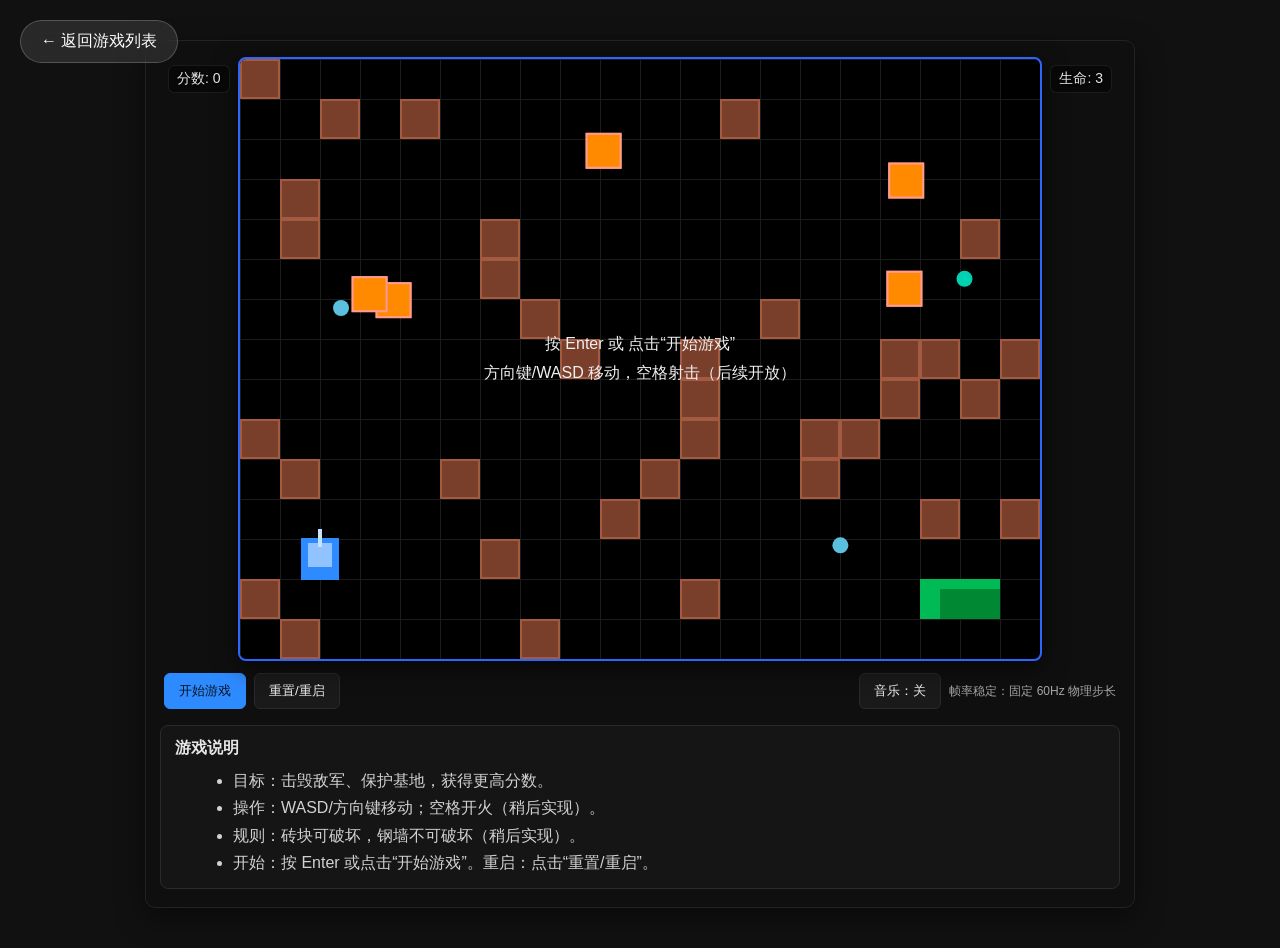
<file: tank-game.html>
<!DOCTYPE html>
<html lang="zh-CN">
<head>
  <meta charset="utf-8" />
  <meta name="viewport" content="width=device-width, initial-scale=1, viewport-fit=cover" />
  <title>坦克大战</title>
  <link rel="stylesheet" href="tank_style.css" />
  <style>
    /* 返回按钮样式 */
    .back-button {
      position: fixed;
      top: 20px;
      left: 20px;
      background: rgba(255, 255, 255, 0.1);
      border: 1px solid rgba(255, 255, 255, 0.2);
      color: white;
      padding: 10px 20px;
      border-radius: 30px;
      text-decoration: none;
      display: flex;
      align-items: center;
      gap: 8px;
      font-weight: 500;
      backdrop-filter: blur(10px);
      transition: all 0.3s ease;
      z-index: 100;
      font-family: Arial, sans-serif;
    }
    
    .back-button:hover {
      background: rgba(255, 255, 255, 0.2);
      transform: translateX(-5px);
      box-shadow: 0 5px 15px rgba(0, 0, 0, 0.2);
    }
  </style>
</head>
<body>
  <!-- 返回按钮 -->
  <a href="games.html" class="back-button" aria-label="返回游戏列表">
    ← 返回游戏列表
  </a>
  
  <div class="root">
    <div class="game-container">
      <div class="stage-wrap">
        <canvas id="stage" width="800" height="600" aria-label="游戏画布"></canvas>
        <div class="hud">
          <div id="ui-left">分数: <span id="score">0</span></div>
          <div id="ui-right">生命: <span id="lives">3</span></div>
        </div>
        <div class="panel" id="panel">
          <div id="panel-title">按 Enter 或 点击“开始游戏”</div>
          <div class="hint">方向键/WASD 移动，空格射击（后续开放）</div>
        </div>
      </div>

      <div class="toolbar" aria-label="控制栏">
        <button id="btn-start" class="btn primary" type="button">开始游戏</button>
        <button id="btn-restart" class="btn" type="button">重置/重启</button>
        <div class="spacer"></div>
        <button id="btn-music" class="btn" type="button" aria-pressed="false">音乐：关</button>
        <div class="legend">帧率稳定：固定 60Hz 物理步长</div>
      </div>

      <section class="instructions" aria-label="游戏说明">
        <h2 class="ins-title">游戏说明</h2>
        <ul class="ins-list">
          <li>目标：击毁敌军、保护基地，获得更高分数。</li>
          <li>操作：WASD/方向键移动；空格开火（稍后实现）。</li>
          <li>规则：砖块可破坏，钢墙不可破坏（稍后实现）。</li>
          <li>开始：按 Enter 或点击“开始游戏”。重启：点击“重置/重启”。</li>
        </ul>
      </section>
    </div>
  </div>

  <script src="tank.js"></script>
</body>
</html>
</file>
<file: style.css>
/* ===== 全局样式 ===== */
* {
  margin: 0;
  padding: 0;
  box-sizing: border-box;
}

:root {
  --primary-color: #6366f1;
  --secondary-color: #8b5cf6;
  --accent-color: #ec4899;
  --dark-bg: #1e293b;
  --light-bg: #f8fafc;
  --text-dark: #1e293b;
  --text-light: #64748b;
  --white: #ffffff;
  --shadow: 0 10px 30px rgba(0, 0, 0, 0.1);
  --shadow-hover: 0 15px 40px rgba(0, 0, 0, 0.15);
}

html {
  scroll-behavior: smooth;
}

body {
  font-family: -apple-system, BlinkMacSystemFont, 'Segoe UI', 'PingFang SC', 'Hiragino Sans GB', 'Microsoft YaHei', sans-serif;
  line-height: 1.6;
  color: var(--text-dark);
  background-color: var(--white);
  overflow-x: hidden;
}

.container {
  max-width: 1200px;
  margin: 0 auto;
  padding: 0 20px;
}

/* ===== 导航栏 ===== */
nav {
  position: fixed;
  top: 0;
  width: 100%;
  background: rgba(255, 255, 255, 0.95);
  backdrop-filter: blur(10px);
  box-shadow: 0 2px 20px rgba(0, 0, 0, 0.1);
  z-index: 1000;
  transition: all 0.3s ease;
}

nav.scrolled {
  background: rgba(255, 255, 255, 0.98);
  box-shadow: 0 4px 30px rgba(0, 0, 0, 0.15);
}

.nav-container {
  max-width: 1200px;
  margin: 0 auto;
  padding: 1rem 20px;
  display: flex;
  justify-content: space-between;
  align-items: center;
}

.logo {
  font-size: 1.5rem;
  font-weight: bold;
  background: linear-gradient(135deg, var(--primary-color), var(--secondary-color));
  -webkit-background-clip: text;
  -webkit-text-fill-color: transparent;
  background-clip: text;
}

.nav-menu {
  display: flex;
  list-style: none;
  gap: 2rem;
}

.nav-link {
  color: var(--text-dark);
  text-decoration: none;
  font-weight: 500;
  position: relative;
  transition: color 0.3s ease;
}

.nav-link::after {
  content: '';
  position: absolute;
  bottom: -5px;
  left: 0;
  width: 0;
  height: 2px;
  background: linear-gradient(135deg, var(--primary-color), var(--secondary-color));
  transition: width 0.3s ease;
}

.nav-link:hover {
  color: var(--primary-color);
}

.nav-link:hover::after {
  width: 100%;
}

.nav-link.active {
  color: var(--primary-color);
}

.nav-link.active::after {
  width: 100%;
}

.hamburger {
  display: none;
  flex-direction: column;
  cursor: pointer;
  gap: 5px;
}

.hamburger span {
  width: 25px;
  height: 3px;
  background: var(--text-dark);
  border-radius: 3px;
  transition: all 0.3s ease;
}

/* ===== 首页横幅 ===== */
.hero {
  min-height: 100vh;
  display: flex;
  align-items: center;
  justify-content: center;
  background: linear-gradient(135deg, #667eea 0%, #764ba2 100%);
  position: relative;
  overflow: hidden;
  padding-top: 80px;
}

.hero::before {
  content: '';
  position: absolute;
  top: 0;
  left: 0;
  right: 0;
  bottom: 0;
  background: url('data:image/svg+xml,<svg width="100" height="100" xmlns="http://www.w3.org/2000/svg"><defs><pattern id="grid" width="100" height="100" patternUnits="userSpaceOnUse"><path d="M 100 0 L 0 0 0 100" fill="none" stroke="rgba(255,255,255,0.1)" stroke-width="1"/></pattern></defs><rect width="100%" height="100%" fill="url(%23grid)"/></svg>');
  opacity: 0.3;
}

.hero-content {
  max-width: 1200px;
  margin: 0 auto;
  padding: 0 20px;
  display: grid;
  grid-template-columns: 1fr 1fr;
  gap: 4rem;
  align-items: center;
  position: relative;
  z-index: 1;
}

.hero-text {
  color: var(--white);
}

.typing-text {
  font-size: 3.5rem;
  font-weight: bold;
  margin-bottom: 1.5rem;
  line-height: 1.2;
  animation: fadeInUp 1s ease;
}

.highlight {
  background: linear-gradient(135deg, #fbbf24, #f59e0b);
  -webkit-background-clip: text;
  -webkit-text-fill-color: transparent;
  background-clip: text;
}

.subtitle {
  font-size: 1.25rem;
  margin-bottom: 2rem;
  opacity: 0.9;
  animation: fadeInUp 1s ease 0.2s both;
}

.hero-buttons {
  display: flex;
  gap: 1rem;
  animation: fadeInUp 1s ease 0.4s both;
}

.btn {
  padding: 12px 30px;
  border-radius: 50px;
  text-decoration: none;
  font-weight: 600;
  transition: all 0.3s ease;
  display: inline-block;
  border: 2px solid transparent;
}

.btn-primary {
  background: var(--white);
  color: var(--primary-color);
}

.btn-primary:hover {
  transform: translateY(-2px);
  box-shadow: 0 10px 25px rgba(255, 255, 255, 0.3);
}

.btn-secondary {
  background: transparent;
  color: var(--white);
  border: 2px solid var(--white);
}

.btn-secondary:hover {
  background: var(--white);
  color: var(--primary-color);
}

.hero-image {
  animation: fadeInRight 1s ease;
}

.image-wrapper {
  position: relative;
  border-radius: 20px;
  overflow: hidden;
  box-shadow: var(--shadow-hover);
  transform: perspective(1000px) rotateY(-5deg);
  transition: transform 0.3s ease;
}

.image-wrapper:hover {
  transform: perspective(1000px) rotateY(0deg) scale(1.05);
}

.image-wrapper img {
  width: 100%;
  height: auto;
  display: block;
  object-fit: cover;
}

.scroll-indicator {
  position: absolute;
  bottom: 30px;
  left: 50%;
  transform: translateX(-50%);
  text-align: center;
  color: var(--white);
  animation: bounce 2s infinite;
}

.mouse {
  width: 30px;
  height: 50px;
  border: 2px solid var(--white);
  border-radius: 20px;
  margin: 10px auto;
  position: relative;
}

.mouse::before {
  content: '';
  width: 4px;
  height: 10px;
  background: var(--white);
  border-radius: 2px;
  position: absolute;
  top: 10px;
  left: 50%;
  transform: translateX(-50%);
  animation: scroll 2s infinite;
}

/* ===== 区块通用样式 ===== */
.section {
  padding: 100px 0;
  position: relative;
}

.section-dark {
  background: var(--dark-bg);
  color: var(--white);
}

.section-title {
  font-size: 2.5rem;
  text-align: center;
  margin-bottom: 3rem;
  position: relative;
  display: inline-block;
  width: 100%;
}

.section-title::after {
  content: '';
  position: absolute;
  bottom: -10px;
  left: 50%;
  transform: translateX(-50%);
  width: 80px;
  height: 4px;
  background: linear-gradient(135deg, var(--primary-color), var(--secondary-color));
  border-radius: 2px;
}

.section-dark .section-title::after {
  background: linear-gradient(135deg, #fbbf24, #f59e0b);
}

/* ===== 关于我 ===== */
.about-content {
  display: grid;
  grid-template-columns: 1fr 1.5fr;
  gap: 4rem;
  align-items: center;
}

.about-image {
  position: relative;
}

.about-image img {
  width: 100%;
  border-radius: 20px;
  box-shadow: var(--shadow);
  transition: transform 0.3s ease;
}

.about-image:hover img {
  transform: scale(1.05);
}

.about-text h3 {
  font-size: 2rem;
  margin-bottom: 1.5rem;
  color: var(--primary-color);
}

.about-text p {
  font-size: 1.1rem;
  color: var(--text-light);
  margin-bottom: 2rem;
  line-height: 1.8;
}

.about-info {
  display: grid;
  gap: 1.5rem;
}

.info-item {
  display: flex;
  align-items: center;
  gap: 1rem;
  padding: 1rem;
  background: var(--light-bg);
  border-radius: 10px;
  transition: transform 0.3s ease;
}

.info-item:hover {
  transform: translateX(10px);
}

.info-label {
  font-weight: 600;
  color: var(--primary-color);
  min-width: 80px;
}

.info-value {
  color: var(--text-dark);
}

/* ===== 技能展示 ===== */
.skills-grid {
  display: grid;
  grid-template-columns: repeat(auto-fit, minmax(250px, 1fr));
  gap: 2rem;
}

.skill-card {
  background: rgba(255, 255, 255, 0.1);
  backdrop-filter: blur(10px);
  padding: 2rem;
  border-radius: 20px;
  text-align: center;
  transition: all 0.3s ease;
  border: 1px solid rgba(255, 255, 255, 0.2);
}

.skill-card:hover {
  transform: translateY(-10px);
  background: rgba(255, 255, 255, 0.15);
  box-shadow: var(--shadow-hover);
}

.skill-icon {
  font-size: 3rem;
  margin-bottom: 1rem;
}

.skill-card h3 {
  font-size: 1.5rem;
  margin-bottom: 1rem;
}

.skill-tags {
  display: flex;
  flex-wrap: wrap;
  gap: 0.5rem;
  justify-content: center;
}

.tag {
  background: rgba(255, 255, 255, 0.2);
  padding: 0.5rem 1rem;
  border-radius: 20px;
  font-size: 0.9rem;
  transition: all 0.3s ease;
}

.tag:hover {
  background: rgba(255, 255, 255, 0.3);
  transform: scale(1.1);
}

/* ===== 项目展示 ===== */
.projects-grid {
  display: grid;
  grid-template-columns: repeat(auto-fit, minmax(300px, 1fr));
  gap: 2rem;
}

.project-card {
  background: var(--white);
  border-radius: 20px;
  overflow: hidden;
  box-shadow: var(--shadow);
  transition: all 0.3s ease;
}

.project-card:hover {
  transform: translateY(-10px);
  box-shadow: var(--shadow-hover);
}

.project-image {
  height: 200px;
  background: linear-gradient(135deg, var(--primary-color), var(--secondary-color));
  display: flex;
  align-items: center;
  justify-content: center;
  position: relative;
  overflow: hidden;
}

.project-placeholder {
  color: var(--white);
  font-size: 2rem;
  font-weight: bold;
  z-index: 1;
}

.project-content {
  padding: 2rem;
}

.project-content h3 {
  font-size: 1.5rem;
  margin-bottom: 1rem;
  color: var(--text-dark);
}

.project-content p {
  color: var(--text-light);
  margin-bottom: 1.5rem;
  line-height: 1.6;
}

.project-tags {
  display: flex;
  flex-wrap: wrap;
  gap: 0.5rem;
  margin-bottom: 1rem;
}

.project-tags .tag {
  background: var(--light-bg);
  color: var(--text-dark);
  padding: 0.4rem 0.8rem;
  border-radius: 15px;
  font-size: 0.85rem;
}

.project-link {
  color: var(--primary-color);
  text-decoration: none;
  font-weight: 600;
  transition: all 0.3s ease;
  display: inline-block;
}

.project-link:hover {
  transform: translateX(5px);
}

/* ===== 联系方式 ===== */
.contact-content {
  display: grid;
  grid-template-columns: 1fr 1fr;
  gap: 4rem;
  align-items: start;
}

.contact-info h3 {
  font-size: 2rem;
  margin-bottom: 1rem;
}

.contact-info p {
  font-size: 1.1rem;
  margin-bottom: 2rem;
  opacity: 0.9;
  line-height: 1.8;
}

.social-links {
  display: flex;
  flex-direction: column;
  gap: 1rem;
}

.social-link {
  display: flex;
  align-items: center;
  gap: 1rem;
  color: var(--white);
  text-decoration: none;
  padding: 1rem;
  background: rgba(255, 255, 255, 0.1);
  border-radius: 10px;
  transition: all 0.3s ease;
}

.social-link:hover {
  background: rgba(255, 255, 255, 0.2);
  transform: translateX(10px);
}

.social-link span {
  font-size: 1.5rem;
}

/* 社交媒体图标样式 */
.social-icon {
  width: 24px;
  height: 24px;
  display: inline-block;
  vertical-align: middle;
  margin-right: 8px;
  transition: transform 0.3s ease;
}

.social-link:hover .social-icon {
  transform: scale(1.2) rotate(5deg);
}

/* CSDN图标特殊样式 */
.csdn-icon {
  color: #FC5531; /* CSDN品牌色 - 橙红色 */
  width: 24px;
  height: 24px;
  filter: drop-shadow(0 2px 4px rgba(252, 85, 49, 0.3));
}

.social-link:hover .csdn-icon {
  color: #FF6B4A; /* 悬停时更亮的颜色 */
  filter: drop-shadow(0 4px 8px rgba(255, 107, 74, 0.5));
  transform: scale(1.2) rotate(5deg);
}

.contact-form {
  background: rgba(255, 255, 255, 0.1);
  backdrop-filter: blur(10px);
  padding: 2rem;
  border-radius: 20px;
  border: 1px solid rgba(255, 255, 255, 0.2);
}

/* ===== 工具库样式 - 科技风 ===== */
#tools {
  position: relative;
  overflow: hidden;
}

/* 科技感背景 */
#tools::before {
  content: '';
  position: absolute;
  top: 0;
  left: 0;
  right: 0;
  bottom: 0;
  background: 
    linear-gradient(135deg, rgba(99, 102, 241, 0.05) 0%, rgba(139, 92, 246, 0.05) 100%),
    radial-gradient(circle at 50% 50%, rgba(99, 102, 241, 0.1) 0%, transparent 70%),
    repeating-linear-gradient(45deg, rgba(255, 255, 255, 0.03) 0px, rgba(255, 255, 255, 0.03) 1px, transparent 1px, transparent 10px);
  z-index: 0;
}

/* 科技感装饰线条 */
#tools::after {
  content: '';
  position: absolute;
  top: 20%;
  left: 10%;
  width: 300px;
  height: 300px;
  border: 1px solid rgba(99, 102, 241, 0.3);
  border-radius: 50%;
  z-index: 0;
  animation: pulse 8s infinite ease-in-out;
}

#tools .container::before {
  content: '';
  position: absolute;
  bottom: 10%;
  right: 10%;
  width: 200px;
  height: 200px;
  border: 1px solid rgba(236, 72, 153, 0.3);
  border-radius: 50%;
  z-index: 0;
  animation: pulse 6s infinite ease-in-out reverse;
}

.section-description {
  text-align: center;
  font-size: 1.1rem;
  margin-bottom: 3rem;
  opacity: 0.9;
  position: relative;
  z-index: 1;
  text-shadow: 0 0 10px rgba(99, 102, 241, 0.3);
}

/* 科技感装饰元素 */
.tech-divider {
  display: flex;
  justify-content: center;
  align-items: center;
  gap: 15px;
  margin-top: 4rem;
  padding-top: 2rem;
  position: relative;
  z-index: 1;
}

.tech-dot {
  width: 10px;
  height: 10px;
  background: linear-gradient(135deg, #6366f1, #8b5cf6);
  border-radius: 50%;
  animation: dotPulse 2s infinite ease-in-out;
  box-shadow: 0 0 20px rgba(99, 102, 241, 0.6);
}

.tech-dot:nth-child(2) {
  animation-delay: 0.5s;
}

.tech-dot:nth-child(3) {
  animation-delay: 1s;
}

/* 文本发光效果 */
.text-glow {
  font-family: 'Courier New', monospace;
  color: #a5b4fc;
  text-shadow: 0 0 10px rgba(99, 102, 241, 0.8), 0 0 20px rgba(99, 102, 241, 0.5);
  font-weight: bold;
  font-size: 1.2em;
  animation: textGlow 2s infinite alternate;
}

/* 额外动画 */
@keyframes dotPulse {
  0%, 100% {
    transform: scale(1);
    opacity: 1;
    box-shadow: 0 0 10px rgba(99, 102, 241, 0.6);
  }
  50% {
    transform: scale(1.3);
    opacity: 0.8;
    box-shadow: 0 0 20px rgba(99, 102, 241, 0.8);
  }
}

@keyframes textGlow {
  0% {
    text-shadow: 0 0 5px rgba(99, 102, 241, 0.5), 0 0 10px rgba(99, 102, 241, 0.3);
  }
  100% {
    text-shadow: 0 0 10px rgba(99, 102, 241, 0.8), 0 0 20px rgba(99, 102, 241, 0.6), 0 0 30px rgba(99, 102, 241, 0.4);
  }
}

/* 页面加载时的渐入动画 */
#tools .section-title,
#tools .section-description,
#tools .tools-grid,
#tools .tech-divider {
  opacity: 0;
  transform: translateY(30px);
  animation: fadeInUp 0.8s ease forwards;
}

#tools .section-title {
  animation-delay: 0.2s;
}

#tools .section-description {
  animation-delay: 0.4s;
}

#tools .tools-grid {
  animation-delay: 0.6s;
}

#tools .tech-divider {
  animation-delay: 1s;
}

/* 工具卡片的交错动画 */
.tool-card:nth-child(1) {
  animation-delay: 0.7s;
}

.tool-card:nth-child(2) {
  animation-delay: 0.9s;
}

.tool-card:nth-child(3) {
  animation-delay: 1.1s;
}

.tools-grid {
  display: grid;
  grid-template-columns: repeat(auto-fit, minmax(320px, 1fr));
  gap: 2.5rem;
  position: relative;
  z-index: 1;
}

.tool-card {
  background: rgba(30, 41, 59, 0.8);
  backdrop-filter: blur(12px);
  padding: 2.5rem;
  border-radius: 16px;
  text-align: center;
  transition: all 0.5s cubic-bezier(0.4, 0, 0.2, 1);
  border: 1px solid rgba(99, 102, 241, 0.3);
  position: relative;
  overflow: hidden;
  box-shadow: 0 8px 32px rgba(0, 0, 0, 0.2);
}

/* 卡片发光边框效果 */
.tool-card::before {
  content: '';
  position: absolute;
  top: -1px;
  left: -1px;
  right: -1px;
  bottom: -1px;
  background: linear-gradient(135deg, rgba(99, 102, 241, 0.2), rgba(139, 92, 246, 0.2), rgba(236, 72, 153, 0.2));
  border-radius: 17px;
  z-index: -1;
  opacity: 0;
  transition: opacity 0.5s ease;
}

.tool-card:hover::before {
  opacity: 1;
  animation: borderGlow 2s infinite alternate;
}

/* 卡片悬停效果 */
.tool-card:hover {
  transform: translateY(-12px);
  background: rgba(30, 41, 59, 0.9);
  box-shadow: 0 15px 40px rgba(0, 0, 0, 0.3), 0 0 20px rgba(99, 102, 241, 0.2);
  border-color: rgba(99, 102, 241, 0.6);
}

.tool-icon {
  font-size: 4rem;
  margin-bottom: 1.5rem;
  transition: all 0.5s ease;
  position: relative;
  display: inline-block;
}

/* 图标脉冲效果 */
.tool-icon::after {
  content: '';
  position: absolute;
  top: 50%;
  left: 50%;
  transform: translate(-50%, -50%);
  width: 100px;
  height: 100px;
  border-radius: 50%;
  background: radial-gradient(circle, rgba(99, 102, 241, 0.3) 0%, transparent 70%);
  z-index: -1;
  animation: iconPulse 3s infinite ease-out;
}

.tool-card:hover .tool-icon {
  transform: scale(1.2) rotate(5deg);
  filter: drop-shadow(0 0 15px rgba(99, 102, 241, 0.6));
}

.tool-card h3 {
  font-size: 1.6rem;
  margin-bottom: 1.2rem;
  background: linear-gradient(135deg, #ffffff, #a5b4fc);
  -webkit-background-clip: text;
  -webkit-text-fill-color: transparent;
  background-clip: text;
  text-shadow: 0 2px 10px rgba(99, 102, 241, 0.3);
}

.tool-card p {
  color: rgba(255, 255, 255, 0.9);
  margin-bottom: 1.8rem;
  line-height: 1.7;
  font-size: 1.05rem;
}

.tool-tags {
  display: flex;
  flex-wrap: wrap;
  gap: 0.6rem;
  justify-content: center;
  margin-bottom: 2rem;
}

.tool-tags .tag {
  background: linear-gradient(135deg, rgba(99, 102, 241, 0.2), rgba(139, 92, 246, 0.2));
  color: var(--white);
  padding: 0.5rem 1rem;
  border-radius: 20px;
  font-size: 0.85rem;
  font-weight: 500;
  border: 1px solid rgba(99, 102, 241, 0.3);
  transition: all 0.3s ease;
  backdrop-filter: blur(5px);
}

.tool-tags .tag:hover {
  background: linear-gradient(135deg, rgba(99, 102, 241, 0.4), rgba(139, 92, 246, 0.4));
  transform: translateY(-3px);
  box-shadow: 0 5px 15px rgba(99, 102, 241, 0.3);
}

/* 科技风按钮样式 */
.tool-card .btn-primary {
  background: linear-gradient(135deg, #6366f1, #8b5cf6);
  color: var(--white);
  padding: 12px 30px;
  border-radius: 50px;
  text-decoration: none;
  font-weight: 600;
  transition: all 0.4s ease;
  display: inline-block;
  border: none;
  position: relative;
  overflow: hidden;
  box-shadow: 0 4px 15px rgba(99, 102, 241, 0.3);
  text-transform: uppercase;
  letter-spacing: 1px;
}

/* 按钮发光效果 */
.tool-card .btn-primary::before {
  content: '';
  position: absolute;
  top: 50%;
  left: 50%;
  width: 300px;
  height: 300px;
  background: radial-gradient(circle, rgba(255, 255, 255, 0.1) 0%, transparent 70%);
  transform: translate(-50%, -50%) scale(0);
  opacity: 0;
  transition: all 0.6s ease;
  border-radius: 50%;
}

.tool-card .btn-primary:hover::before {
  transform: translate(-50%, -50%) scale(1);
  opacity: 1;
}

.tool-card .btn-primary:hover {
  transform: translateY(-3px);
  box-shadow: 0 8px 25px rgba(99, 102, 241, 0.5), 0 0 15px rgba(99, 102, 241, 0.4);
  background: linear-gradient(135deg, #4f46e5, #7c3aed);
}

/* 按钮点击效果 */
.tool-card .btn-primary:active {
  transform: translateY(-1px);
  box-shadow: 0 4px 15px rgba(99, 102, 241, 0.4);
}

/* 动画效果 */
@keyframes pulse {
  0%, 100% {
    transform: scale(1);
    opacity: 0.5;
  }
  50% {
    transform: scale(1.2);
    opacity: 0.8;
  }
}

@keyframes borderGlow {
  0% {
    background: linear-gradient(135deg, rgba(99, 102, 241, 0.2), rgba(139, 92, 246, 0.2), rgba(236, 72, 153, 0.2));
  }
  50% {
    background: linear-gradient(135deg, rgba(236, 72, 153, 0.3), rgba(99, 102, 241, 0.3), rgba(139, 92, 246, 0.3));
  }
  100% {
    background: linear-gradient(135deg, rgba(139, 92, 246, 0.2), rgba(236, 72, 153, 0.2), rgba(99, 102, 241, 0.2));
  }
}

@keyframes iconPulse {
  0% {
    transform: translate(-50%, -50%) scale(1);
    opacity: 0.5;
  }
  100% {
    transform: translate(-50%, -50%) scale(1.5);
    opacity: 0;
  }
}

/* 响应式调整 */
@media (max-width: 768px) {
  .tools-grid {
    gap: 2rem;
  }
  
  .tool-card {
    padding: 2rem;
  }
  
  .tool-icon {
    font-size: 3rem;
  }
  
  #tools::after,
  #tools .container::before {
    display: none;
  }
}

.form-group {
  margin-bottom: 1.5rem;
}

.form-group input,
.form-group textarea {
  width: 100%;
  padding: 1rem;
  border: 1px solid rgba(255, 255, 255, 0.3);
  border-radius: 10px;
  background: rgba(255, 255, 255, 0.1);
  color: var(--white);
  font-size: 1rem;
  transition: all 0.3s ease;
}

.form-group input::placeholder,
.form-group textarea::placeholder {
  color: rgba(255, 255, 255, 0.6);
}

.form-group input:focus,
.form-group textarea:focus {
  outline: none;
  border-color: var(--primary-color);
  background: rgba(255, 255, 255, 0.15);
}

.form-group textarea {
  resize: vertical;
  min-height: 120px;
}

/* ===== 留言板 ===== */
.message-board {
  max-width: 1000px;
  margin: 0 auto;
}

.message-form-wrapper {
  background: var(--white);
  padding: 2rem;
  border-radius: 20px;
  box-shadow: var(--shadow);
  margin-bottom: 3rem;
}

.message-form .form-group input,
.message-form .form-group textarea {
  background: var(--light-bg);
  border: 1px solid #e2e8f0;
  color: var(--text-dark);
}

.message-form .form-group input::placeholder,
.message-form .form-group textarea::placeholder {
  color: var(--text-light);
}

.message-form .form-group input:focus,
.message-form .form-group textarea:focus {
  background: var(--white);
  border-color: var(--primary-color);
}

.message-list-wrapper h3 {
  margin-bottom: 1.5rem;
  color: var(--text-dark);
}

.message-list {
  display: flex;
  flex-direction: column;
  gap: 1.5rem;
}

.message-item {
  background: var(--white);
  padding: 1.5rem;
  border-radius: 15px;
  box-shadow: 0 2px 10px rgba(0, 0, 0, 0.05);
  border-left: 4px solid var(--primary-color);
  transition: all 0.3s ease;
}

.message-item:hover {
  transform: translateX(5px);
  box-shadow: 0 5px 20px rgba(0, 0, 0, 0.1);
}

.message-item strong {
  color: var(--primary-color);
  font-size: 1.1rem;
}

.message-item p {
  margin: 0.5rem 0;
  color: var(--text-dark);
  line-height: 1.6;
}

.message-time {
  color: var(--text-light);
  font-size: 0.9rem;
  margin-top: 0.5rem;
}

/* ===== 页脚 ===== */
.footer {
  background: var(--dark-bg);
  color: var(--white);
  text-align: center;
  padding: 2rem 0;
}

.footer p {
  margin: 0.5rem 0;
  opacity: 0.8;
}

/* ===== 返回顶部按钮 ===== */
.back-to-top {
  position: fixed;
  bottom: 30px;
  right: 30px;
  width: 50px;
  height: 50px;
  background: linear-gradient(135deg, var(--primary-color), var(--secondary-color));
  color: var(--white);
  border: none;
  border-radius: 50%;
  font-size: 1.5rem;
  cursor: pointer;
  opacity: 0;
  visibility: hidden;
  transition: all 0.3s ease;
  box-shadow: var(--shadow);
  z-index: 999;
}

.back-to-top.visible {
  opacity: 1;
  visibility: visible;
}

.back-to-top:hover {
  transform: translateY(-5px);
  box-shadow: var(--shadow-hover);
}

/* ===== 动画 ===== */
@keyframes fadeInUp {
  from {
    opacity: 0;
    transform: translateY(30px);
  }
  to {
    opacity: 1;
    transform: translateY(0);
  }
}

@keyframes fadeInRight {
  from {
    opacity: 0;
    transform: translateX(30px);
  }
  to {
    opacity: 1;
    transform: translateX(0);
  }
}

@keyframes bounce {
  0%, 20%, 50%, 80%, 100% {
    transform: translateX(-50%) translateY(0);
  }
  40% {
    transform: translateX(-50%) translateY(-10px);
  }
  60% {
    transform: translateX(-50%) translateY(-5px);
  }
}

@keyframes scroll {
  0% {
    opacity: 1;
    top: 10px;
  }
  100% {
    opacity: 0;
    top: 30px;
  }
}

/* ===== 响应式设计 ===== */
@media (max-width: 768px) {
  .hamburger {
    display: flex;
  }

  .nav-menu {
    position: fixed;
    left: -100%;
    top: 70px;
    flex-direction: column;
    background: var(--white);
    width: 100%;
    text-align: center;
    transition: 0.3s;
    box-shadow: 0 10px 27px rgba(0, 0, 0, 0.05);
    padding: 2rem 0;
  }

  .nav-menu.active {
    left: 0;
  }

  .hero-content {
    grid-template-columns: 1fr;
    text-align: center;
  }

  .typing-text {
    font-size: 2.5rem;
  }

  .about-content {
    grid-template-columns: 1fr;
  }

  .contact-content {
    grid-template-columns: 1fr;
  }

  .skills-grid,
  .projects-grid {
    grid-template-columns: 1fr;
  }

  .section-title {
    font-size: 2rem;
  }
}

@media (max-width: 480px) {
  .typing-text {
    font-size: 2rem;
  }

  .hero-buttons {
    flex-direction: column;
  }

  .btn {
    width: 100%;
    text-align: center;
  }
}









/* ===== 跳转动画样式 ===== */
.transition-overlay {
  position: fixed;
  top: 0;
  left: 0;
  width: 100%;
  height: 100%;
  background: var(--dark-bg);
  display: flex;
  flex-direction: column;
  align-items: center;
  justify-content: center;
  z-index: 9999;
  opacity: 0;
  visibility: hidden;
  transition: opacity 0.3s ease, visibility 0.3s ease;
}

.transition-overlay.active {
  opacity: 1;
  visibility: visible;
}

.codebear-logo {
  text-align: center;
  margin-bottom: 40px;
  display: flex;
  flex-direction: column;
  align-items: center;
  animation: fadeInUp 0.8s ease;
}

.logo-icon {
  font-size: 4rem;
  margin-bottom: 15px;
  background: linear-gradient(135deg, var(--primary-color), var(--secondary-color));
  -webkit-background-clip: text;
  -webkit-text-fill-color: transparent;
  background-clip: text;
  animation: pulse 1.5s ease-in-out infinite;
}

.logo-text {
  font-size: 2.5rem;
  font-weight: bold;
  background: linear-gradient(135deg, var(--primary-color), var(--secondary-color));
  -webkit-background-clip: text;
  -webkit-text-fill-color: transparent;
  background-clip: text;
}

/* 精美的进度条样式 */
.progress-container {
  width: 80%;
  max-width: 500px;
  margin: 0 auto;
  animation: fadeIn 1s ease 0.3s both;
}

.progress-bar {
  width: 100%;
  height: 8px;
  background: rgba(255, 255, 255, 0.1);
  border-radius: 4px;
  overflow: hidden;
  position: relative;
  margin-bottom: 15px;
  box-shadow: 0 2px 10px rgba(0, 0, 0, 0.2) inset;
}

.progress-fill {
  height: 100%;
  background: linear-gradient(90deg, var(--primary-color), var(--secondary-color));
  border-radius: 4px;
  width: 0;
  transition: width 2s ease;
  position: relative;
  overflow: hidden;
}

.progress-fill::after {
  content: '';
  position: absolute;
  top: 0;
  left: 0;
  right: 0;
  bottom: 0;
  background: linear-gradient(90deg, transparent, rgba(255, 255, 255, 0.3), transparent);
  animation: shimmer 1.5s infinite;
}

.progress-text {
  text-align: center;
  color: var(--white);
  font-size: 1.1rem;
  font-weight: 500;
  opacity: 0.9;
}

/* 动画效果 */
@keyframes fadeIn {
  from {
    opacity: 0;
  }
  to {
    opacity: 1;
  }
}

@keyframes pulse {
  0%, 100% {
    transform: scale(1);
  }
  50% {
    transform: scale(1.1);
  }
}

@keyframes shimmer {
  0% {
    transform: translateX(-100%);
  }
  100% {
    transform: translateX(100%);
  }
}

/* 加载提示文本动画 */
.loading-text {
  margin-top: 20px;
  color: var(--white);
  opacity: 0.8;
  font-size: 1rem;
  animation: fadeIn 1s ease 0.5s both;
}

.loading-text span {
  animation: loadingDots 1.5s infinite;
  opacity: 0;
}

.loading-text span:nth-child(1) { animation-delay: 0s; }
.loading-text span:nth-child(2) { animation-delay: 0.3s; }
.loading-text span:nth-child(3) { animation-delay: 0.6s; }

@keyframes loadingDots {
  0%, 100% {
    opacity: 0;
  }
  50% {
    opacity: 1;
  }
}

.redirect-logo {
  font-size: 3rem;
  font-weight: bold;
  margin-bottom: 1.5rem;
  background: linear-gradient(135deg, var(--primary-color), var(--secondary-color));
  -webkit-background-clip: text;
  -webkit-text-fill-color: transparent;
  background-clip: text;
  animation: scaleIn 0.5s ease 0.2s both;
}

.redirect-text {
  font-size: 1.2rem;
  margin-bottom: 2rem;
  opacity: 0.9;
  animation: fadeIn 0.5s ease 0.4s both;
}

.redirect-progress {
  width: 200px;
  height: 4px;
  background: rgba(255, 255, 255, 0.2);
  border-radius: 2px;
  overflow: hidden;
  margin: 0 auto;
  animation: fadeIn 0.5s ease 0.6s both;
}

.redirect-progress::after {
  content: '';
  display: block;
  width: 0;
  height: 100%;
  background: linear-gradient(90deg, var(--primary-color), var(--secondary-color));
  animation: progressFill 1.5s ease forwards;
}

/* 动画关键帧 */
@keyframes fadeIn {
  from {
    opacity: 0;
  }
  to {
    opacity: 1;
  }
}

@keyframes scaleIn {
  from {
    transform: scale(0.8);
    opacity: 0;
  }
  to {
    transform: scale(1);
    opacity: 1;
  }
}

@keyframes progressFill {
  from {
    width: 0;
  }
  to {
    width: 100%;
  }
}

/* 项目链接悬停效果增强 */
.project-link {
  position: relative;
  display: inline-block;
  overflow: hidden;
  transition: all 0.3s ease;
}

.project-link::after {
  content: '';
  position: absolute;
  bottom: 0;
  left: 0;
  width: 0;
  height: 2px;
  background: var(--primary-color);
  transition: width 0.3s ease;
}

.project-link:hover {
  color: var(--primary-color);
  transform: translateX(5px);
}

.project-link:hover::after {
  width: 100%;
}


/*新增页尾*/
/* From Uiverse.io by solowzrd */ 
.jp-matrix {
  background-color: #05050a;
  width: 100%;
  height: 100%;
  overflow: hidden;
  display: grid;
  grid-template-columns: repeat(auto-fill, minmax(40px, 1fr));
  grid-auto-rows: 40px;
  min-width: 1920px;
  min-height: 1080px;
  font-size: 32px;
  color: rgba(0, 150, 255, 0.4);
  font-family: "Courier New", Courier, monospace;
  justify-content: center;
  align-content: center;
}

.jp-matrix > span {
  text-align: center;
  text-shadow: 0 0 5px rgba(0, 150, 255, 0.5);
  user-select: none;
  transition:
    color 0.5s,
    text-shadow 0.5s;
  line-height: 1;
}

.jp-matrix > span:nth-child(19n + 2) {
  animation: smooth-pulse 3.5s ease-in-out infinite 0.2s;
}
.jp-matrix > span:nth-child(29n + 1) {
  animation: smooth-pulse 4.1s ease-in-out infinite 0.7s;
}
.jp-matrix > span:nth-child(11n) {
  color: rgba(100, 200, 255, 0.7);
  animation: smooth-pulse 2.9s ease-in-out infinite 1.1s;
}
.jp-matrix > span:nth-child(37n + 10) {
  animation: smooth-pulse 5.3s ease-in-out infinite 1.5s;
}
.jp-matrix > span:nth-child(41n + 1) {
  animation: smooth-pulse 3.9s ease-in-out infinite 0.4s;
}
.jp-matrix > span:nth-child(17n + 9) {
  animation: smooth-pulse 2.8s ease-in-out infinite 0.9s;
}
.jp-matrix > span:nth-child(23n + 18) {
  animation: smooth-pulse 4.3s ease-in-out infinite 1.3s;
}
.jp-matrix > span:nth-child(31n + 4) {
  animation: smooth-pulse 5.6s ease-in-out infinite 0.1s;
}
.jp-matrix > span:nth-child(43n + 20) {
  animation: smooth-pulse 3.6s ease-in-out infinite 1.8s;
}
.jp-matrix > span:nth-child(13n + 6) {
  animation: smooth-pulse 3.2s ease-in-out infinite 1.2s;
}
.jp-matrix > span:nth-child(53n + 5) {
  animation: smooth-pulse 4.9s ease-in-out infinite 0.5s;
}
.jp-matrix > span:nth-child(47n + 15) {
  animation: smooth-pulse 5.9s ease-in-out infinite 1s;
}

@keyframes smooth-pulse {
  0%,
  100% {
    color: rgba(0, 150, 255, 0.4);
    text-shadow: 0 0 5px rgba(0, 150, 255, 0.5);
  }
  30% {
    color: rgba(100, 200, 255, 1);
    text-shadow:
      0 0 10px rgba(100, 200, 255, 1),
      0 0 15px rgba(100, 200, 255, 1);
  }
  50% {
    color: rgba(255, 105, 180, 1);
    text-shadow:
      0 0 10px rgba(255, 105, 180, 1),
      0 0 15px rgba(255, 105, 180, 1);
  }
  70% {
    color: #ffffff;
    text-shadow:
      0 0 10px #fff,
      0 0 15px #fff,
      0 0 20px #fff;
  }
}


/* 转场动画容器：全屏覆盖，固定定位在最顶层 */
.transition-overlay {
  position: fixed;
  top: 0;
  left: 0;
  width: 100vw;
  height: 100vh;
  background-color: #1e293b; /* 使用深色背景，与logo形成对比 */
  display: flex;
  flex-direction: column;
  align-items: center;
  justify-content: center;
  z-index: 9999; /* 确保在所有元素上方 */
  opacity: 0;
  pointer-events: none; /* 默认不拦截点击 */
  transition: opacity 0.3s ease;
}

/* 转场动画激活状态：显示并拦截点击 */
.transition-overlay.active {
  opacity: 1;
  pointer-events: auto;
  transition: opacity 0.3s ease;
}

/* 确保在active状态时重新应用动画 */
.transition-overlay.active .codebear-logo {
  animation: logoTransition 1.5s ease-in-out;
}

/* CodeBear logo 样式（文字+图标版） */
.codebear-logo {
  display: flex;
  align-items: center;
  justify-content: center;
  flex-direction: column;
  transform: scale(0.8);
  opacity: 0;
}

/* logo 图标（用 Font Awesome 4.7.0版本） */
.logo-icon {
  font-size: 8rem; /* 增大图标大小 */
  color: #6366f1; /* 使用主题色 */
  margin-bottom: 1.5rem;
  text-shadow: 0 0 20px rgba(99, 102, 241, 0.5);
}

/* logo 文字 */
.logo-text {
  font-size: 3rem;
  font-weight: 800;
  background: linear-gradient(135deg, #6366f1, #8b5cf6);
  -webkit-background-clip: text;
  -webkit-text-fill-color: transparent;
  background-clip: text;
  letter-spacing: 3px;
  text-transform: uppercase;
}

/* logo 转场动画：缩放+透明度变化 */
@keyframes logoTransition {
  0% {
    transform: scale(0.5);
    opacity: 0;
  }
  50% {
    transform: scale(1.2);
    opacity: 1;
  }
  100% {
    transform: scale(1);
    opacity: 1;
  }
}

/* 可选：给链接添加 hover 效果，提示可点击 */
.project-link {
  position: relative;
  transition: color 0.3s ease;
}

.project-link:hover {
  color: #2563eb;
}

.project-link::after {
  content: "";
  position: absolute;
  bottom: -2px;
  left: 0;
  width: 0;
  height: 2px;
  background-color: #2563eb;
  transition: width 0.3s ease;
}

.project-link:hover::after {
  width: 100%;
}
</file>
<file: tank_style.css>
html, body {
  height: 100%;
  margin: 0;
  background: #111;
  color: #e6e6e6;
  font-family: -apple-system, BlinkMacSystemFont, "Segoe UI", Roboto, Oxygen, Ubuntu,
    Cantarell, "Fira Sans", "Droid Sans", "Helvetica Neue", Arial, "Noto Sans", sans-serif;
  user-select: none;
  -webkit-user-select: none;
}

.root {
  display: flex;
  align-items: center;
  justify-content: center;
  min-height: 100%;
  padding: 24px 16px;
}

.game-container {
  width: min(960px, 100%);
  margin: 0 auto;
  background: #0f0f0f;
  border: 1px solid #232323;
  border-radius: 10px;
  padding: 16px 14px 18px;
  box-shadow: 0 10px 30px rgba(0,0,0,0.45);
}

.stage-wrap {
  position: relative;
}

canvas {
  display: block;
  image-rendering: pixelated;
  image-rendering: crisp-edges;
  background: #000;
  box-shadow: 0 6px 24px rgba(0,0,0,0.6);
  border: 2px solid #2b67ff;
  border-radius: 8px;
  margin: 0 auto;
}

.hud {
  position: absolute;
  top: 8px;
  left: 8px;
  right: 8px;
  display: flex;
  align-items: center;
  justify-content: space-between;
  font-size: 14px;
  pointer-events: none;
  text-shadow: 0 1px 2px #000;
}

/* 突出分数与生命显示 */
.hud > div {
  background: rgba(0, 0, 0, 0.45);
  border: 1px solid rgba(255, 255, 255, 0.08);
  border-radius: 6px;
  padding: 4px 8px;
}

.panel {
  position: absolute;
  inset: 0;
  display: flex;
  align-items: center;
  justify-content: center;
  flex-direction: column;
  gap: 8px;
  color: #f0f0f0;
  text-align: center;
  pointer-events: none;
}

.toolbar {
  display: flex;
  align-items: center;
  gap: 8px;
  padding: 12px 4px 0;
}

.btn {
  border: 1px solid #2a2a2a;
  background: #1a1a1a;
  color: #f0f0f0;
  padding: 8px 14px;
  border-radius: 6px;
  cursor: pointer;
  transition: background 0.2s ease, transform 0.05s ease;
  outline: none;
}

.btn:hover {
  background: #252525;
}

.btn:active {
  transform: translateY(1px);
}

.btn.primary {
  background: #2e8bff;
  border-color: #2e8bff;
  color: #081421;
}

.btn.primary:hover {
  background: #297df0;
  border-color: #297df0;
}

.btn:focus-visible {
  box-shadow: 0 0 0 3px rgba(46, 139, 255, 0.35);
}

.spacer { flex: 1; }

.legend {
  opacity: 0.7;
  font-size: 12px;
}

.instructions {
  margin-top: 16px;
  background: #151515;
  border: 1px solid #2a2a2a;
  border-radius: 8px;
  padding: 12px 14px;
}

.ins-title {
  margin: 0 0 6px 0;
  font-size: 16px;
}

.ins-list {
  margin: 8px 0 0 18px;
  opacity: 0.9;
}

.ins-list li {
  line-height: 1.7;
}
</file>
